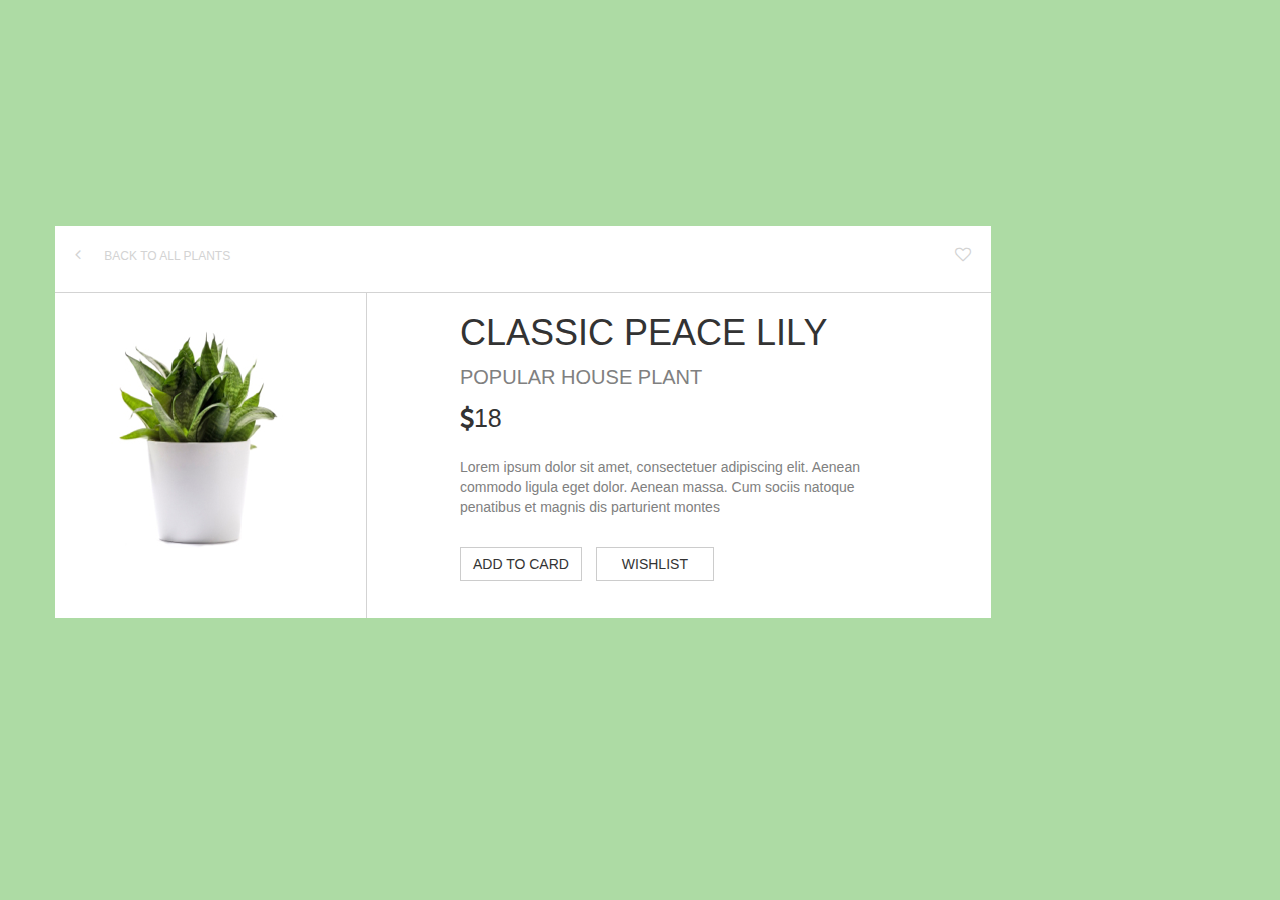
<file: task1/index.html>
<!DOCTYPE html>
<html lang="en">
<head>
    <meta charset="UTF-8">
    <title>Title</title>
    <link rel="stylesheet" href="https://maxcdn.bootstrapcdn.com/bootstrap/3.3.7/css/bootstrap.min.css"
          integrity="sha384-BVYiiSIFeK1dGmJRAkycuHAHRg32OmUcww7on3RYdg4Va+PmSTsz/K68vbdEjh4u" crossorigin="anonymous">
    <link rel="stylesheet" href="https://cdnjs.cloudflare.com/ajax/libs/font-awesome/4.7.0/css/font-awesome.min.css" />
    <link rel="stylesheet" type="text/css" href="style.css">
</head>
<body>
<!--START container-->
<div class="container">
    <div class="row">
        <!--START plant-content-->
            <div class="plant-content">
                <p class="all-plants"> <i class="fa fa-angle-left" aria-hidden="true"></i> back to all plants
                    <i class="fa fa-heart-o" aria-hidden="true"></i>
                </p>
                <!--START central-content-->
                <div class="central-content">
                    <div class="flower-img col-md-4 col-sm-12">
                        <img src="FirstProject-pictures/flower.png" alt="img">
                    </div>
                    <div class="detail-img col-md-offset-1 col-md-6">
                        <h1 class="title">classic peace lily</h1>
                        <p class="second-title">popular house plant</p>
                        <span class="price"><i class="fa fa-usd" aria-hidden="true"></i>18</span>
                        <p class="about-flower">Lorem ipsum dolor sit amet, consectetuer adipiscing elit. Aenean commodo ligula eget dolor.
                            Aenean massa. Cum sociis natoque penatibus et magnis dis parturient montes</p>
                        <button type="button" class="btn btn-default first-btn"> add to card </button>
                        <button type="button" class="btn btn-default second-btn"> wishlist </button>
                    </div>

                </div>
                <!--END central-content-->
            </div>
        <!--END plant-content-->
</div>

</div>
<!--END container-->

</body>
</html>
</file>
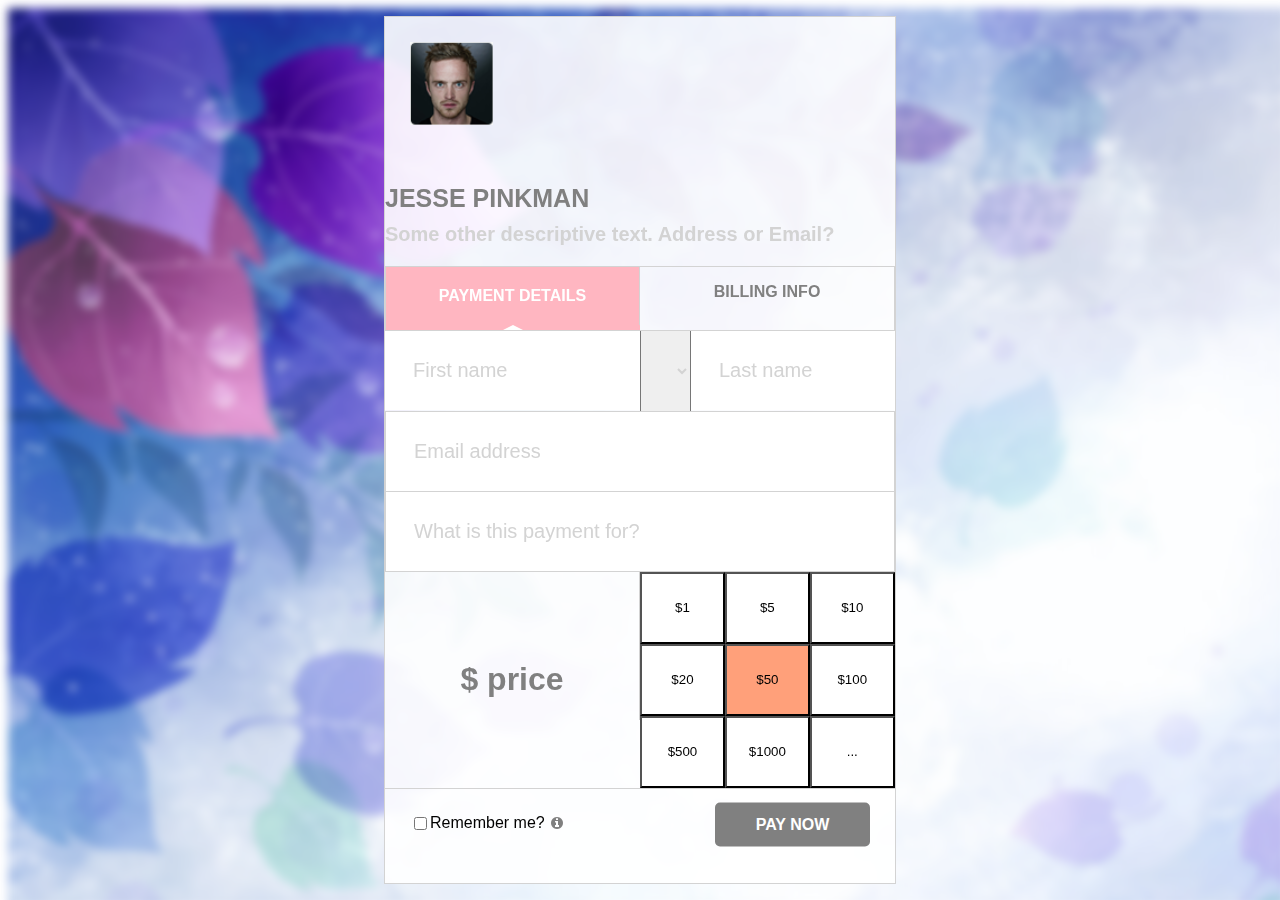
<file: task2/index.html>
<!DOCTYPE html>
<html lang="en">
<head>
    <meta charset="UTF-8">
    <title>Task2</title>
    <link rel="stylesheet" href="https://cdnjs.cloudflare.com/ajax/libs/font-awesome/4.7.0/css/font-awesome.min.css" />
    <script src="https://cdnjs.cloudflare.com/ajax/libs/jquery/3.2.0/jquery.min.js" integrity="sha256-JAW99MJVpJBGcbzEuXk4Az05s/XyDdBomFqNlM3ic+I=" crossorigin="anonymous"></script>
    <script src="index.js"></script>
    <link rel="stylesheet" type="text/css" href="style.css">
</head>
<body>
<div class="container"></div>

<!--START form-content-->
    <div class="form-content ">
        <!--START form-header-->
        <div class="form-header ">
            <div class="img-header ">
                <img src="pictures/img-header.png" alt="img-header">
            </div>
            <div  class="title-header">
                <h3>jesse pinkman</h3>
                <p>Some other descriptive text. Address or Email?</p>
            </div>
        </div>
        <!--END form-header-->

        <!--START form-body-->
        <div class="form-body col-10">
           <div class="first-info col-5">
               <p class="first">payment details</p>
               <div class="arrow-up"></div>
           </div>
          <div class="second-info col-5">
              <p class="second">billing info</p>
          </div>
       </div>

        <!--START user-name-->
        <div class="user-name col-10">
            <div class="first-name col-5">
                <input type="text" placeholder="First name" class="col-10"/>
            </div>
            <div class="last-name col-5">
                <select class="col-2">
                    <option value="M"> M </option>
                    <option value="F"> F </option>
                </select>
                <input type="text" placeholder="Last name" class="col-8"/>
            </div>
        </div>
        <!--END user-name-->

         <!--START user-email-->
        <div class="user-email col-10">
            <input type="text" placeholder="Email address" class="col-10"/>
        </div>
        <!--END user-email-->

        <!--START payment-->
        <div class="payment col-10">
            <input type="text" placeholder="What is this payment for?" class="col-10"/>
        </div>
        <!--END payment-->

        <!--START cash-buttons-->
        <div class="cash-buttons col-10">
            <div class="total-price col-5">
                <h1> $ price </h1>
            </div>
            <div class="price-button col-5">
                <div class="first-column col-10">
                    <button>$1</button>
                    <button>$5</button>
                    <button>$10</button>
                </div>
                <div class="second-column col-10">
                    <button>$20</button>
                    <button class="center">$50</button>
                    <button>$100</button>
                </div>
                <div class="third-column col-10">
                    <button>$500</button>
                    <button>$1000</button>
                    <button>...</button>
                </div>
            </div>
        </div>
        <!--END cash buttons-->

        <!--START form-footer-->
        <div class="form-footer col-10">
            <div class="remember-me col-5">
                <input type="checkbox" name="x" value=y">
                <p>Remember me?<i class="fa fa-info-circle" aria-hidden="true"></i></p>
            </div>
            <div class="pay-now col-5 ">
                <button class="check inactive"> pay now </button>
            </div>


        </div>
        <!--END form-footer-->
    </div>
<!--END form-content-->




</body>
</html>
</file>
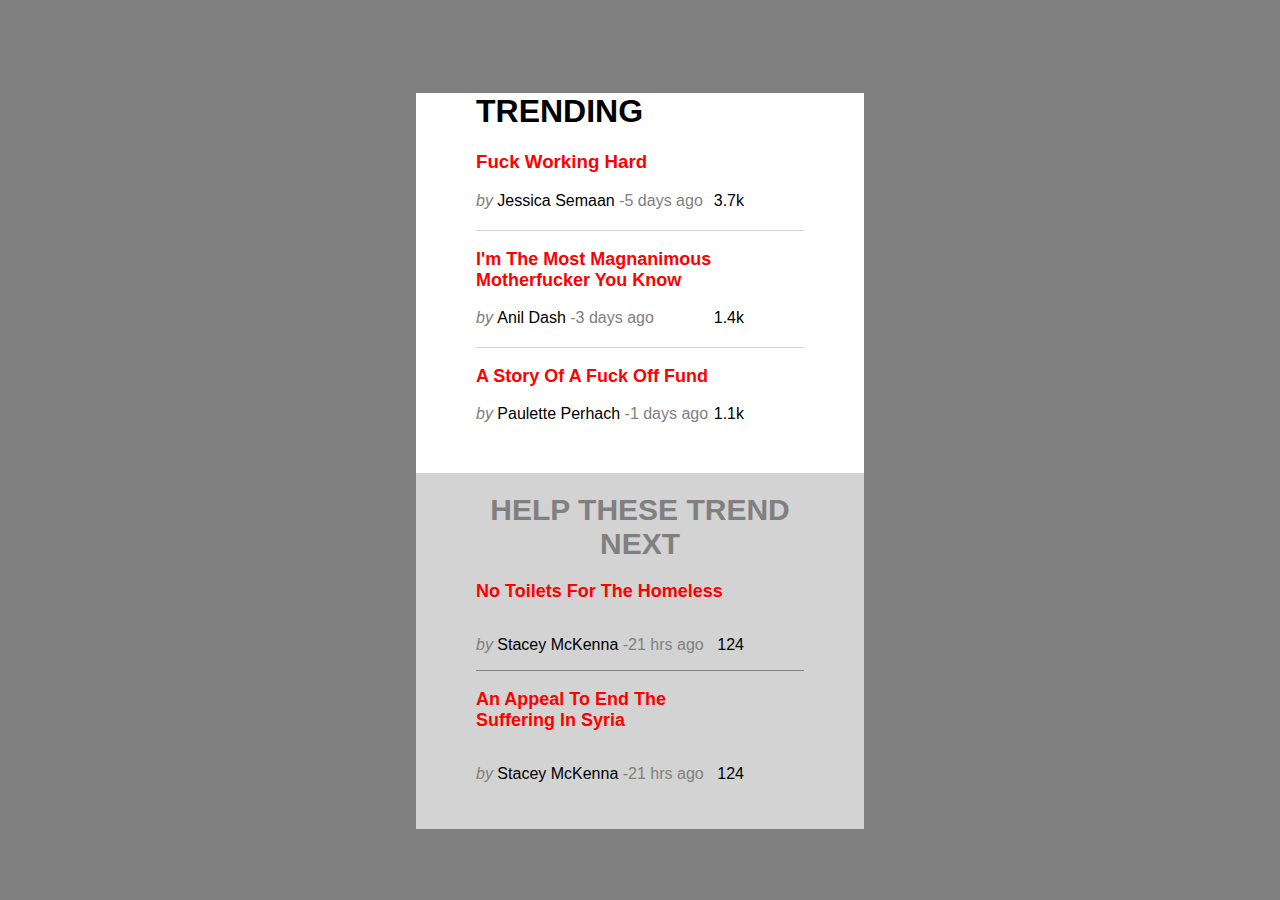
<file: task3/index.html>
<!DOCTYPE html>
<html lang="en">
<head>
    <meta charset="UTF-8">
    <title>Task3</title>
    <link rel="stylesheet" href="https://cdnjs.cloudflare.com/ajax/libs/font-awesome/4.7.0/css/font-awesome.min.css" />
    <link rel="stylesheet" type="text/css" href="style.css">
</head>
<body>
<div class="outer">
    <div class="container">

        <div class="body-content">
            <div class ="first-content col-10">
                <div class="content-one col-10">
                    <h1>trending</h1>
                    <h3>fuck working hard</h3>
                    <p>
                <span class="text-by">
                     by
                 </span>
                        Jessica Semaan
                        <span>-5 days ago</span>
                    </p>
                    <span class="span-right">3.7k</span>
                </div>
                <div class="content-two">
                    <div class="title-two">
                        <p class="first-title">I'm the most magnanimous</p>
                        <p class="second-title"> motherfucker you know</p>
                    </div>

                    <p class="last-text">
                <span class="text-by">
                     by
                 </span>
                        Anil Dash
                        <span>-3 days ago</span>
                    </p>
                    <span class="span-right">1.4k</span>
                </div>
                <div class="content-three">
                    <p class="first-p">a story of a fuck off fund</p>
                    <p class="second-p">
                <span class="text-by">
                     by
                 </span>
                        Paulette Perhach
                        <span>-1 days ago</span>
                    </p>
                    <span class="span-right">1.1k</span>
                </div>


            </div>

            <div class="second-content col-10">
                <div class="info-one">
                    <h1>help these trend next</h1>
                    <p class="first-text">no toilets for the homeless</p>
                    <p class="second-text">
                        <span  class="text-by"> by </span>

                        <span class="capitalize">stacey mcKenna</span>
                        -21 hrs ago
                    </p>
                    <p class="span-right">124</p>
                </div>
                <div class="info-two">
                    <div class="title-two">
                        <p class="first-title">an appeal to end the </p>
                        <p class="second-title">suffering in syria</p>
                    </div>

                    <p class="second-text">
                        <span class="text-by"> by</span>

                        <span class="capitalize">stacey mcKenna</span>
                        -21 hrs ago
                    </p>
                    <p class="span-right">124</p>
                </div>


            </div>

        </div>


    </div>


</div>

</body>
</html>
</file>
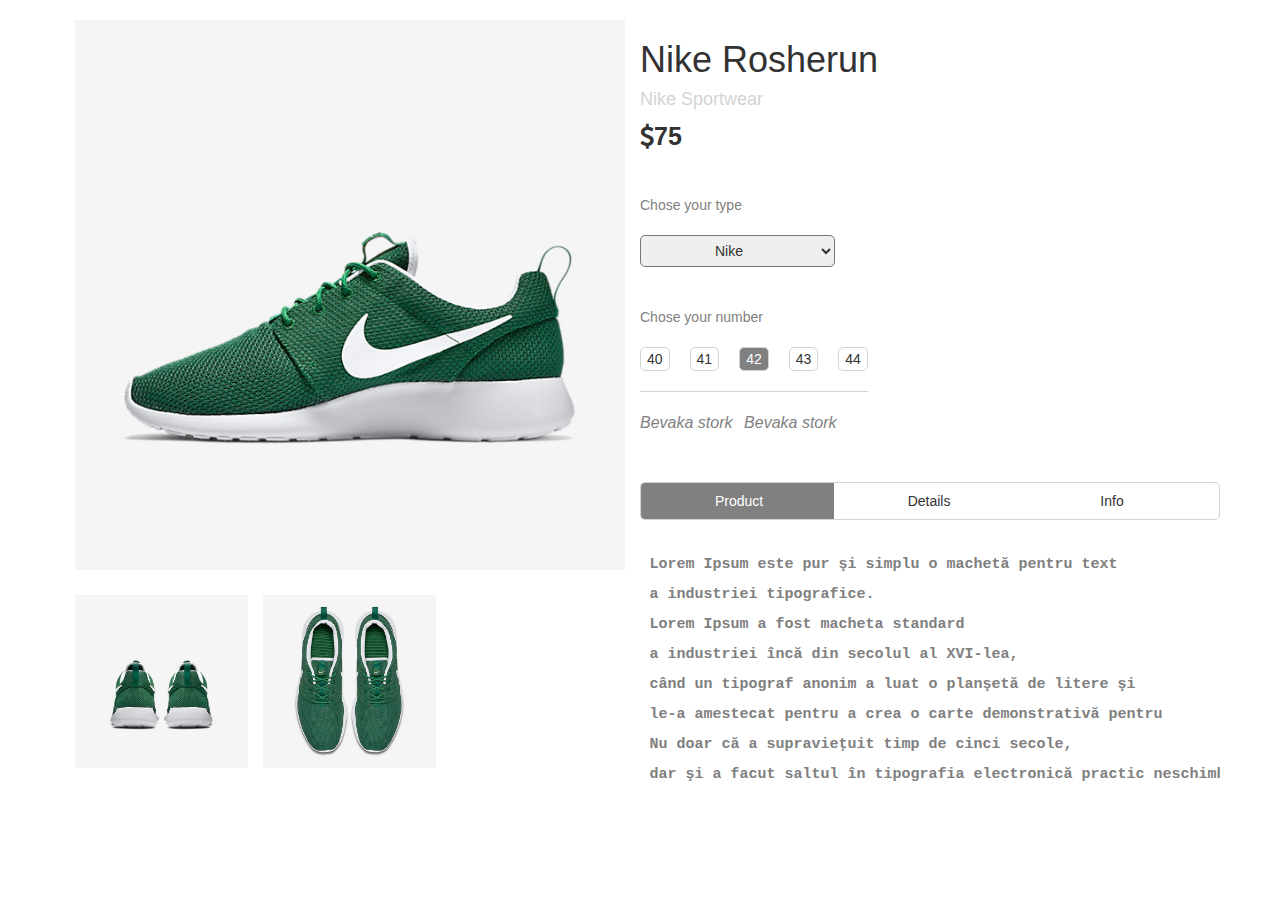
<file: task4/index.html>
<!DOCTYPE html>
<html lang="en">
<head>
    <meta charset="UTF-8">
    <title>task4</title>
    <link rel="stylesheet" href="https://cdnjs.cloudflare.com/ajax/libs/font-awesome/4.7.0/css/font-awesome.min.css" />
    <link rel="stylesheet" href="https://maxcdn.bootstrapcdn.com/bootstrap/3.3.7/css/bootstrap.min.css"
          integrity="sha384-BVYiiSIFeK1dGmJRAkycuHAHRg32OmUcww7on3RYdg4Va+PmSTsz/K68vbdEjh4u" crossorigin="anonymous">
    <link rel="stylesheet" type="text/css" href="style.css">
    <script src="https://cdnjs.cloudflare.com/ajax/libs/jquery/3.2.0/jquery.min.js" integrity="sha256-JAW99MJVpJBGcbzEuXk4Az05s/XyDdBomFqNlM3ic+I=" crossorigin="anonymous"></script>
    <script src="index.js"></script>
    <link rel="stylesheet" type="text/css" href="style.css">
</head>
<body>
<!--START CONTAINER-->
    <div class="container ">
        <!--START ROW-->
        <div class="row">

            <!--START first-content-->
            <div class="first-content col-md-6 ">
                <div class="big-img">
                    <img src="pictures/photo1.jpg" alt="adidas">
                </div>
                <div class="small-img">
                    <ul>
                       <li>
                           <img src="pictures/photo2.jpg" alt="photo2">
                       </li>
                        <li>
                            <img src="pictures/photo3.jpg" alt="photo3">
                        </li>
                    </ul>

                </div>
            </div>
            <!--END first content-->

            <!--START second-content-->
            <div class="second-content col-md-6">
                <div class="row">
                    <h1>Nike Rosherun</h1>
                    <h4>Nike Sportwear</h4>
                    <span><i class="fa fa-usd" aria-hidden="true"></i>75</span>
                </div>
                <div class="row">
                    <div class="drop-down">
                        <p>Chose your type</p>
                        <select>
                            <option value="volvo">Nike</option>
                            <option value="saab">Saab</option>
                        </select>
                    </div>
                </div>
                <div class="row">
                    <div class="shoe-container">
                        <p> Chose your number</p>
                        <ul class="shoes-number">
                            <li>
                                <button>40</button>
                            </li>
                            <li>
                                <button>41</button>
                            </li>
                            <li>
                                <button class="add-background">42</button>
                            </li>
                            <li>
                                <button>43</button>
                            </li>
                            <li>
                                <button>44</button>
                            </li>
                        </ul>
                    </div>

                    <ul class="links">
                        <li>
                            <a href="#">Bevaka stork</a>
                        </li>
                        <li>
                            <a href="#">Bevaka stork</a>
                        </li>
                    </ul>
                </div>
                <div class="row">
                    <ul class="details">
                        <li class="col-md-4">
                            <button class="first-button">Product</button>
                        </li>
                        <li class="col-md-4">
                            <button>Details</button>
                        </li>
                        <li class="col-md-4">
                            <button>Info</button>
                        </li>
                    </ul>
                    <pre class="description">
Lorem Ipsum este pur şi simplu o machetă pentru text
a industriei tipografice.
Lorem Ipsum a fost macheta standard
a industriei încă din secolul al XVI-lea,
când un tipograf anonim a luat o planşetă de litere şi
le-a amestecat pentru a crea o carte demonstrativă pentru
Nu doar că a supravieţuit timp de cinci secole,
dar şi a facut saltul în tipografia electronică practic neschimbată.
                    </pre>
                </div>
            </div>
            <!--END second-content-->
        </div>
        <!--END ROW-->
    </div>
<!--END CONTAINER-->

</body>
</html>
</file>
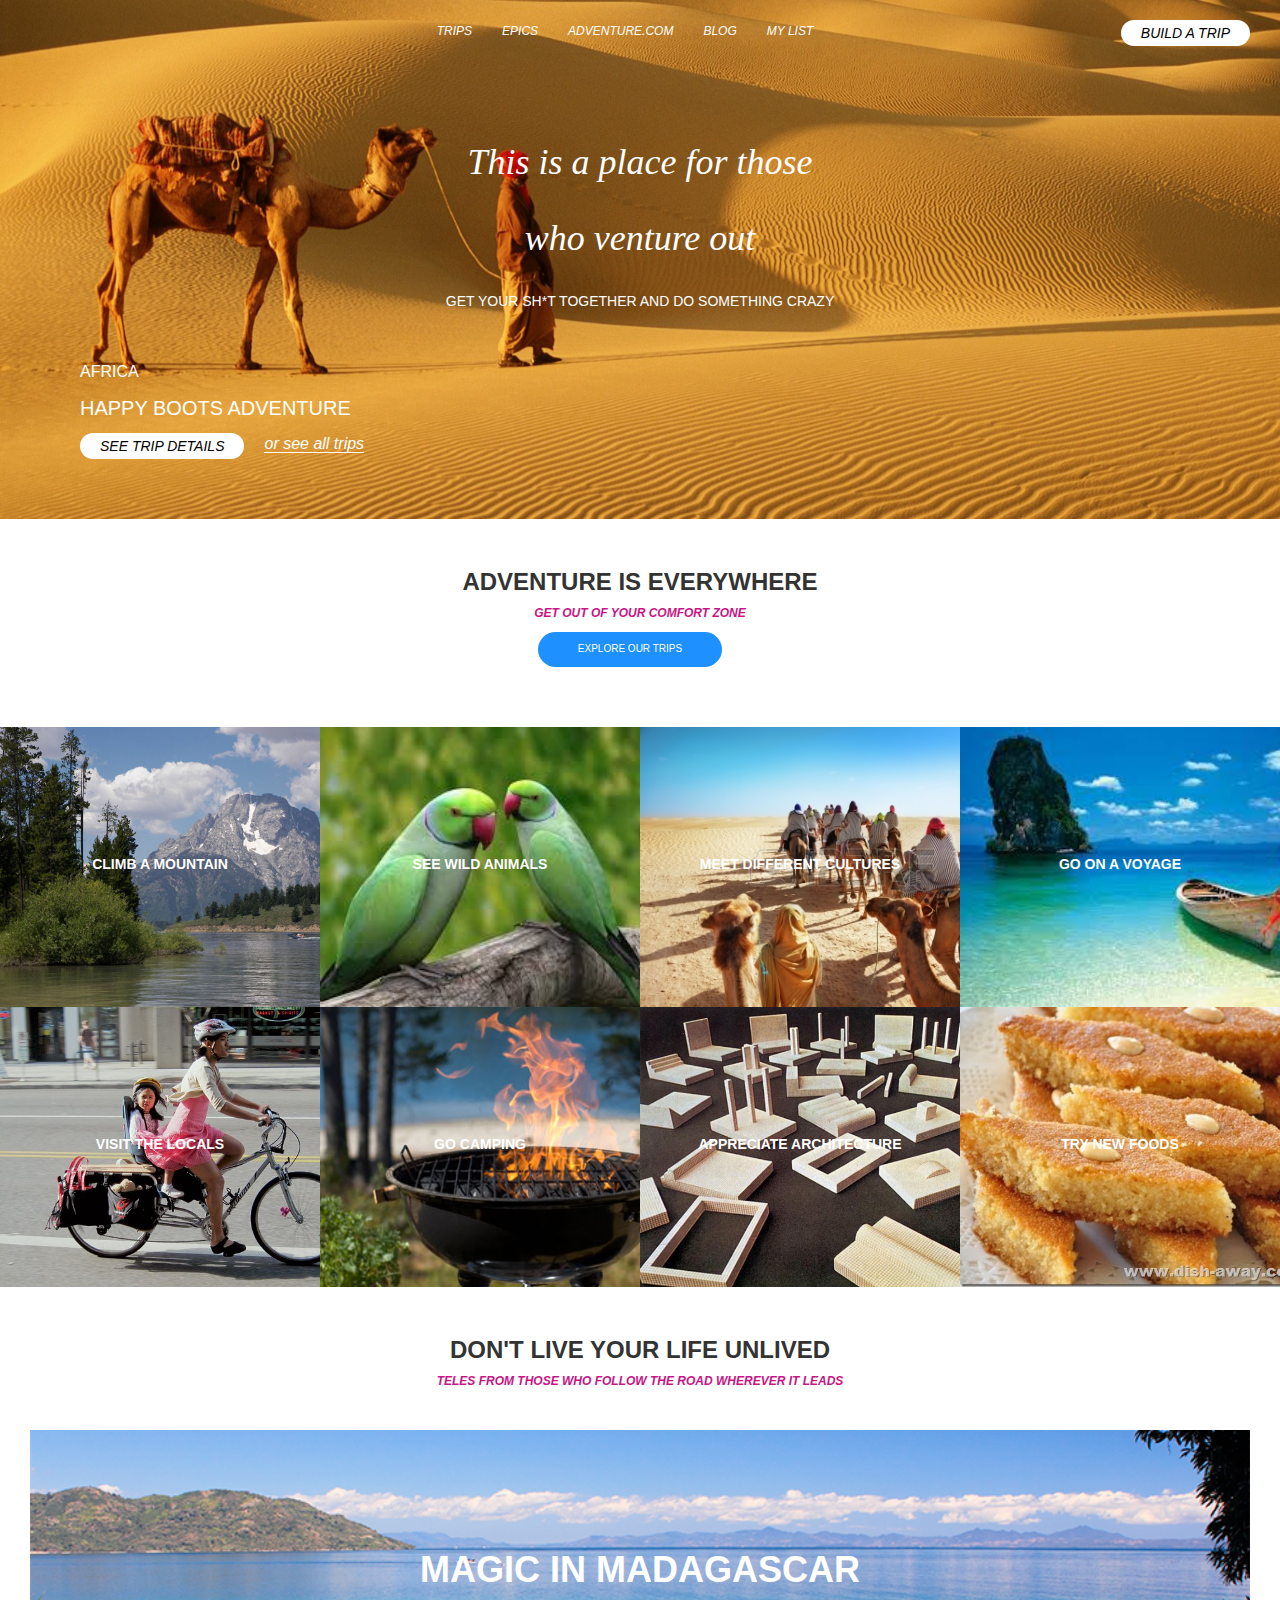
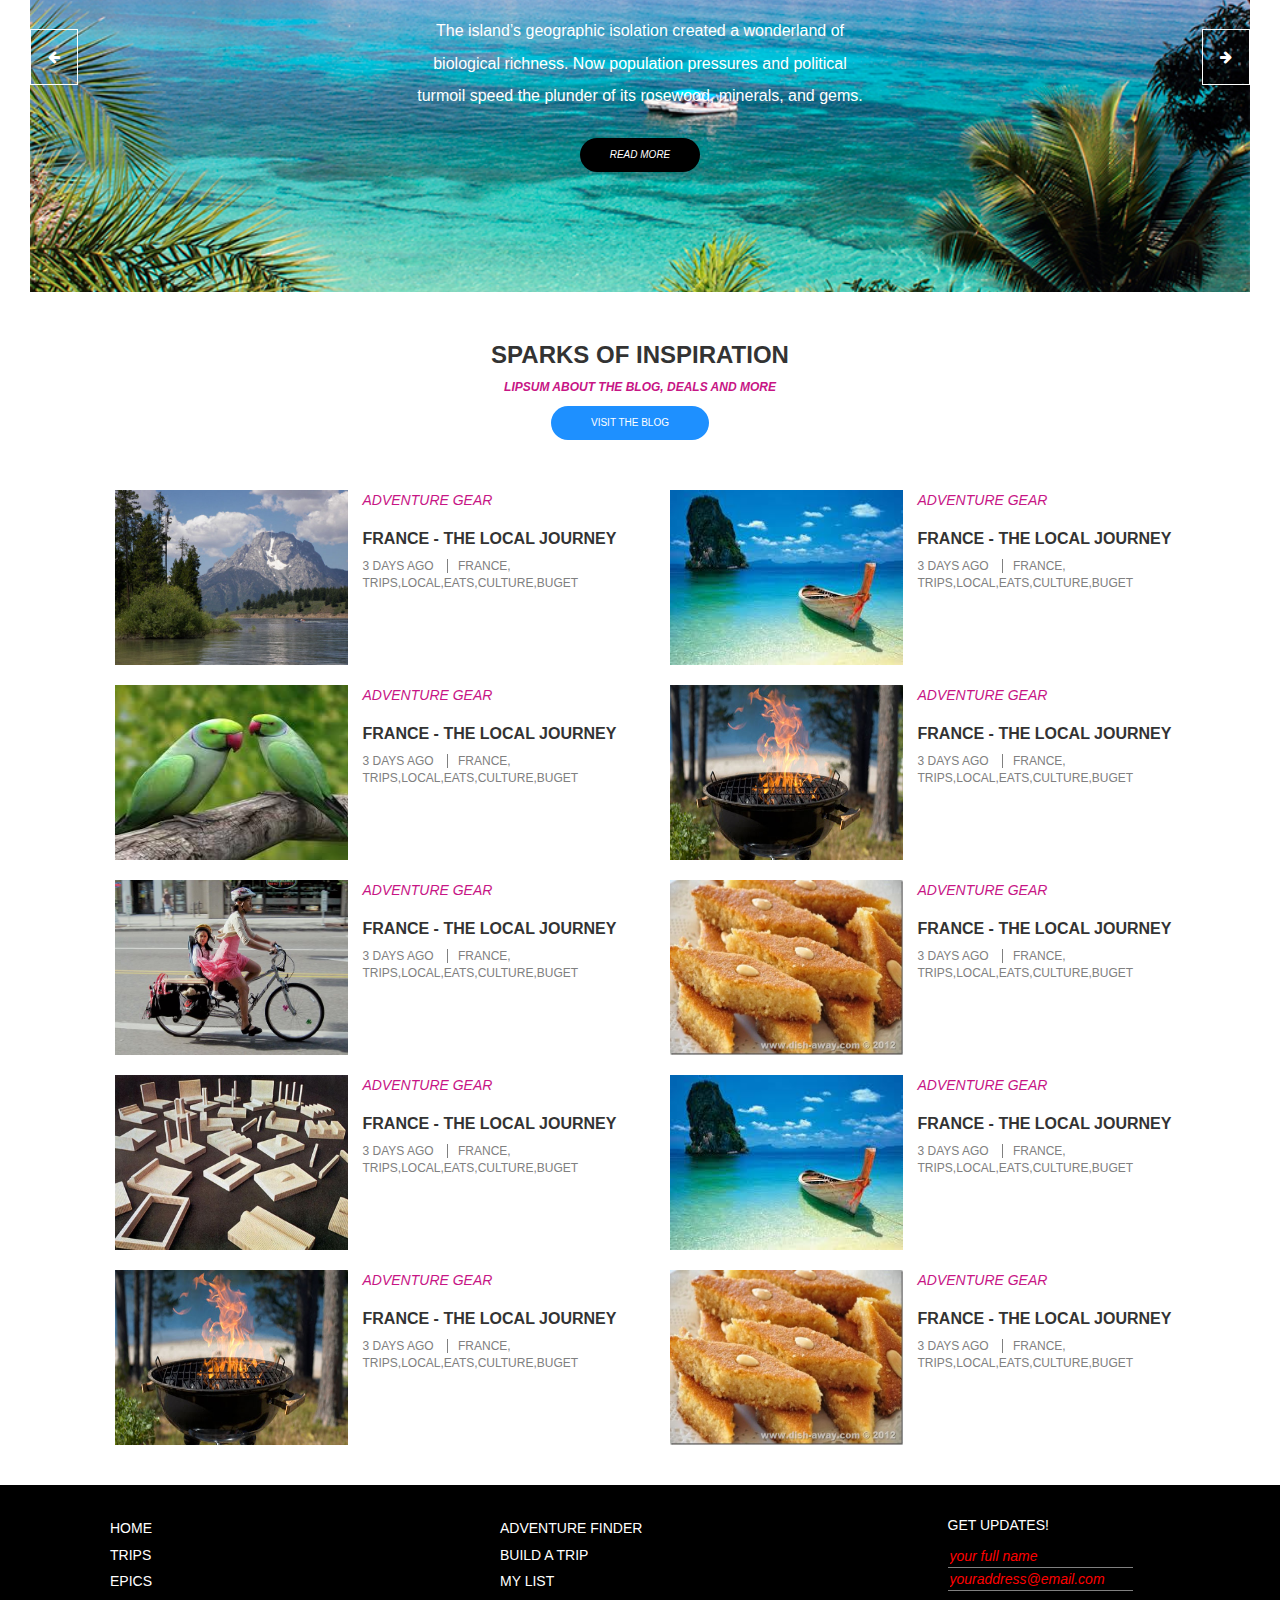
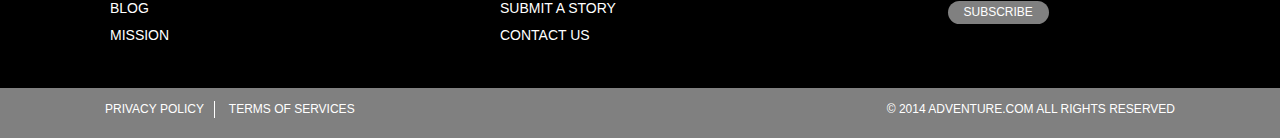
<file: task6/index.html>
<!DOCTYPE html>
<html lang="en">
<head>
    <meta charset="UTF-8">
    <title>Task6</title>
    <link rel="stylesheet" href="https://cdnjs.cloudflare.com/ajax/libs/font-awesome/4.7.0/css/font-awesome.min.css" />
    <link rel="stylesheet" href="https://maxcdn.bootstrapcdn.com/bootstrap/3.3.7/css/bootstrap.min.css"
          integrity="sha384-BVYiiSIFeK1dGmJRAkycuHAHRg32OmUcww7on3RYdg4Va+PmSTsz/K68vbdEjh4u" crossorigin="anonymous">
    <script src="https://cdnjs.cloudflare.com/ajax/libs/jquery/3.2.0/jquery.min.js" integrity="sha256-JAW99MJVpJBGcbzEuXk4Az05s/XyDdBomFqNlM3ic+I=" crossorigin="anonymous"></script>
    <script src="index.js"></script>
    <link rel="stylesheet" type="text/css" href="style.css">
</head>
<body>
<div class="content">
    <!--start header-->
    <div class="header container-fluid ">
        <div class="img-desert row">
            <div class="nav-bar">
                <ul>
                    <li><a href="#">trips</a></li>
                    <li><a href="#">epics</a></li>
                    <li><a href="#">adventure.com</a></li>
                    <li><a href="#">blog</a></li>
                    <li><a href="#">my list</a></li>
                </ul>
            </div>
            <div class="nav-bar-button">
                <button>build a trip</button>
            </div>
            <div class="title-img-desert container">
                    <h1>This is a place for those who venture out </h1>
                    <p>get your sh*t together and do something crazy</p>
            </div>
            <div class="see-trip-details">
                <p>africa</p>
                <p class="boots-adventure">happy boots adventure</p>
                <button>see trip details</button> <span>or see all trips</span>
            </div>
        </div>
    </div>
    <!--end header-->

    <!--start body-content-->
    <div class="body-content container-fluid">

        <div class="first-adventure">
            <div class="title-design">
                <h3>adventure is everywhere</h3>
                <p>get out of your comfort zone</p>
                <button>explore our trips</button>
            </div>
            <div class="images-first-adventure row">
                <div class="first-line col-md-12">
                    <div class="img-mountain col-md-3 col-xs-3">
                        <p>climb a mountain</p>
                    </div>

                    <div class="img-animals col-md-3 col-xs-3">
                        <p>see wild animals</p>
                    </div>

                    <div class="img-cultures col-md-3 col-xs-3">
                        <p>meet different cultures</p>
                    </div>

                    <div class="img-voyage col-md-3 col-xs-3">
                        <p>go on a voyage</p>
                    </div>
                </div>
                <div class="second-line col-md-12">
                    <div class="img-locals col-md-3 col-xs-3">
                        <p>visit the locals</p>
                    </div>

                    <div class="img-camping col-md-3 col-xs-3">
                        <p>go camping</p>
                    </div>

                    <div class="img-architecture col-md-3 col-xs-3">
                        <p>appreciate architecture</p>
                    </div>

                    <div class="img-food col-md-3 col-xs-3">
                        <p>try new foods</p>
                    </div>
                </div>
            </div>
        </div>

        <div class="second-magic">
            <div class="title-design">
                <h3>don't live your life unlived</h3>
                <p>teles from those who follow the road wherever it leads</p>
            </div>
            <div class="magic-in-madagascar container-fluid">
                <div class="title-magic-madagascar">
                    <button class="left-button"><i class="fa fa-arrow-left" aria-hidden="true"></i></button>
                    <button class="right-button"><i class="fa fa-arrow-right" aria-hidden="true"></i></button>
                    <div class="content-magic-madagascar container">
                        <h1>magic in madagascar</h1>
                        <p>The island’s geographic isolation created a wonderland of </p>
                        <p>biological richness. Now population pressures and political </p>
                        <p>turmoil speed the plunder of its rosewood, minerals, and gems.</p>
                        <button>read more</button>
                    </div>

                </div>

            </div>
        </div>

        <div class="third-inspiration container">
            <div class="title-design">
                <h3>sparks of inspiration</h3>
                <p>lipsum about the blog, deals and more</p>
                <button>visit the blog</button>
            </div>
            <div class="img-third-inspiration">

                <div class="first-line-inspiration col-md-12">
                    <div class="design-elements img-france col-md-6 col-sm-6">
                        <img src="pictures/mountain-task6.jpg" alt="france" class="col-md-6 col-sm-6">
                        <p class="first-adventure-gear">adventure gear</p>
                        <h3>france - the local journey</h3>
                        <p class="last-adventure-gear">3 days ago <span class="border"></span> france, trips,local,eats,culture,buget</p>
                    </div>
                    <div class="design-elements img-brazil col-md-6 col-sm-6">
                        <img src="pictures/beach-task6.jpg" alt="brazil" class="col-md-6 col-sm-6">
                        <p class="first-adventure-gear">adventure gear</p>
                        <h3>france - the local journey</h3>
                        <p class="last-adventure-gear">3 days ago <span class="border"></span> france, trips,local,eats,culture,buget</p>
                    </div>
                </div>

                <div class="second-line-inspiration col-md-12">
                    <div class=" design-elements img-south-korea col-md-6 col-sm-6">
                        <img src="pictures/parrot-task6.jpg" alt="south-korea" class="col-md-6 col-sm-6">
                        <p class="first-adventure-gear">adventure gear</p>
                        <h3>france - the local journey</h3>
                        <p class="last-adventure-gear">3 days ago <span class="border"></span> france, trips,local,eats,culture,buget</p>
                    </div>
                    <div class="design-elements img-finland col-md-6 col-sm-6">
                        <img src="pictures/barbecue-task6.jpg" alt="finlanda" class="col-md-6 col-sm-6">
                        <p class="first-adventure-gear">adventure gear</p>
                        <h3>france - the local journey</h3>
                        <p class="last-adventure-gear">3 days ago <span class="border"></span> france, trips,local,eats,culture,buget</p>
                    </div>
                </div>

                <div class="third-line-inspiration col-md-12">
                    <div class="design-elements img-argentina col-md-6 col-sm-6">
                        <img src="pictures/women-child-task6.jpg" alt="argentina" class="col-md-6 col-sm-6">
                        <p class="first-adventure-gear">adventure gear</p>
                        <h3>france - the local journey</h3>
                        <p class="last-adventure-gear">3 days ago <span class="border"></span> france, trips,local,eats,culture,buget</p>
                    </div>
                    <div class="design-elements img-germany col-md-6 col-sm-6" >
                        <img src="pictures/food-task6.jpg" alt="germany" class="col-md-6 col-sm-6">
                        <p class="first-adventure-gear">adventure gear</p>
                        <h3>france - the local journey</h3>
                        <p class="last-adventure-gear">3 days ago <span class="border"></span> france, trips,local,eats,culture,buget</p>
                    </div>
                </div>
                <div class="fourth-line-inspiration col-md-12">
                    <div class="design-elements img-france col-md-6 col-sm-6">
                        <img src="pictures/arhitecture-task6.jpg" alt="france" class="col-md-6 col-sm-6">
                        <p class="first-adventure-gear">adventure gear</p>
                        <h3>france - the local journey</h3>
                        <p class="last-adventure-gear">3 days ago <span class="border"></span> france, trips,local,eats,culture,buget</p>
                    </div>
                    <div class="design-elements img-brazil col-md-6 col-sm-6">
                        <img src="pictures/beach-task6.jpg" alt="brazil" class="col-md-6 col-sm-6">
                        <p class="first-adventure-gear">adventure gear</p>
                        <h3>france - the local journey</h3>
                        <p class="last-adventure-gear">3 days ago <span class="border"></span> france, trips,local,eats,culture,buget</p>
                    </div>
                </div>

                <div class="last-line-inspiration col-md-12">
                    <div class="design-elements img-south-korea col-md-6 col-sm-6">
                        <img src="pictures/barbecue-task6.jpg" alt="south-korea" class="col-md-6 col-sm-6">
                        <p class="first-adventure-gear">adventure gear</p>
                        <h3>france - the local journey</h3>
                        <p class="last-adventure-gear">3 days ago <span class="border"></span> france, trips,local,eats,culture,buget</p>
                    </div>
                    <div class="design-elements img-finland col-md-6 col-sm-6">
                        <img src="pictures/food-task6.jpg" alt="finland" class="col-md-6 col-sm-6">
                        <p class="first-adventure-gear">adventure gear</p>
                        <h3>france - the local journey</h3>
                        <p class="last-adventure-gear">3 days ago <span class="border"></span>france, trips,local,eats,culture,buget</p>
                    </div>
                </div>
            </div>
        </div>

    </div>
    <!--end body-content-->

    <!--start footer-->
    <div class="footer">
        <div class="footer-nav container">

            <div class="navigation col-md-4 col-xs-4">
                <ul>
                    <li>
                        <a href="#">home</a>
                    </li>
                    <li>
                        <a href="#">trips</a>
                    </li>
                    <li>
                        <a href="#">epics</a>
                    </li>
                    <li>
                        <a href="#">blog</a>
                    </li>
                    <li>
                        <a href="#">mission</a>
                    </li>
                </ul>
            </div>

            <div class="contact col-md-5 col-xs-5">
                <ul>
                    <li>
                        <a href="#">adventure finder</a>
                    </li>
                    <li>
                        <a href="#">build a trip</a>
                    </li>
                    <li>
                        <a href="#">my list</a>
                    </li>
                    <li>
                        <a href="#">submit a story</a>
                    </li>
                    <li>
                        <a href="#">contact us</a>
                    </li>
                </ul>
            </div>

            <div class="get-updates col-md-3 col-xs-3">
                <p>get updates!</p>
                <input  type="text" placeholder="your full name"/>
                <input  type="text" placeholder="youraddress@email.com"/>
                <button>subscribe</button>
            </div>

        </div>
        </div>
    </div>
    <div class="terms-of-services">
        <div class="privacy-policy container">
            <div class="first-privacy">
                <p class="first-privacy2">privacy policy</p>
                <p class="second-privacy">terms of services</p>
            </div>
            <div class="last-copyright">
                <p>© 2014 adventure.com all rights reserved</p>
            </div>

        </div>

    </div>
    <!--end footer-->



</div>

</body>
</html>
</file>
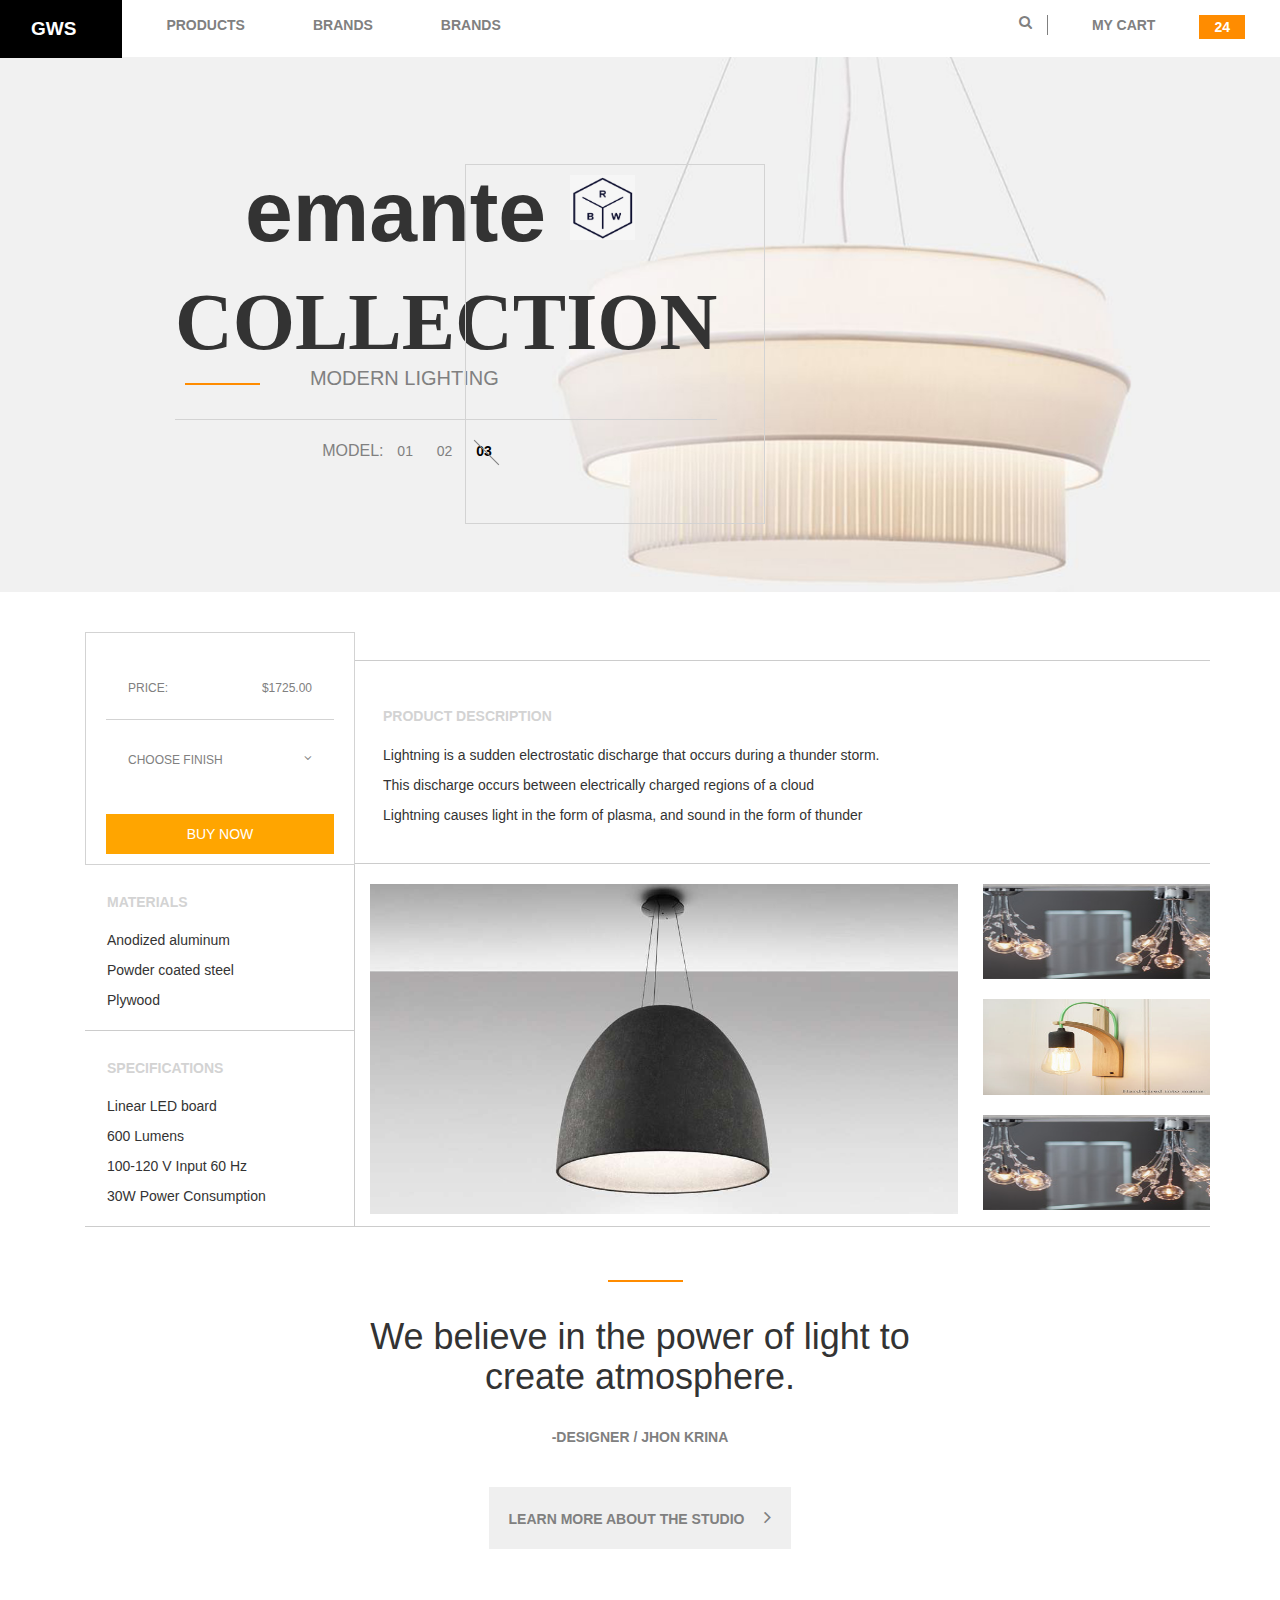
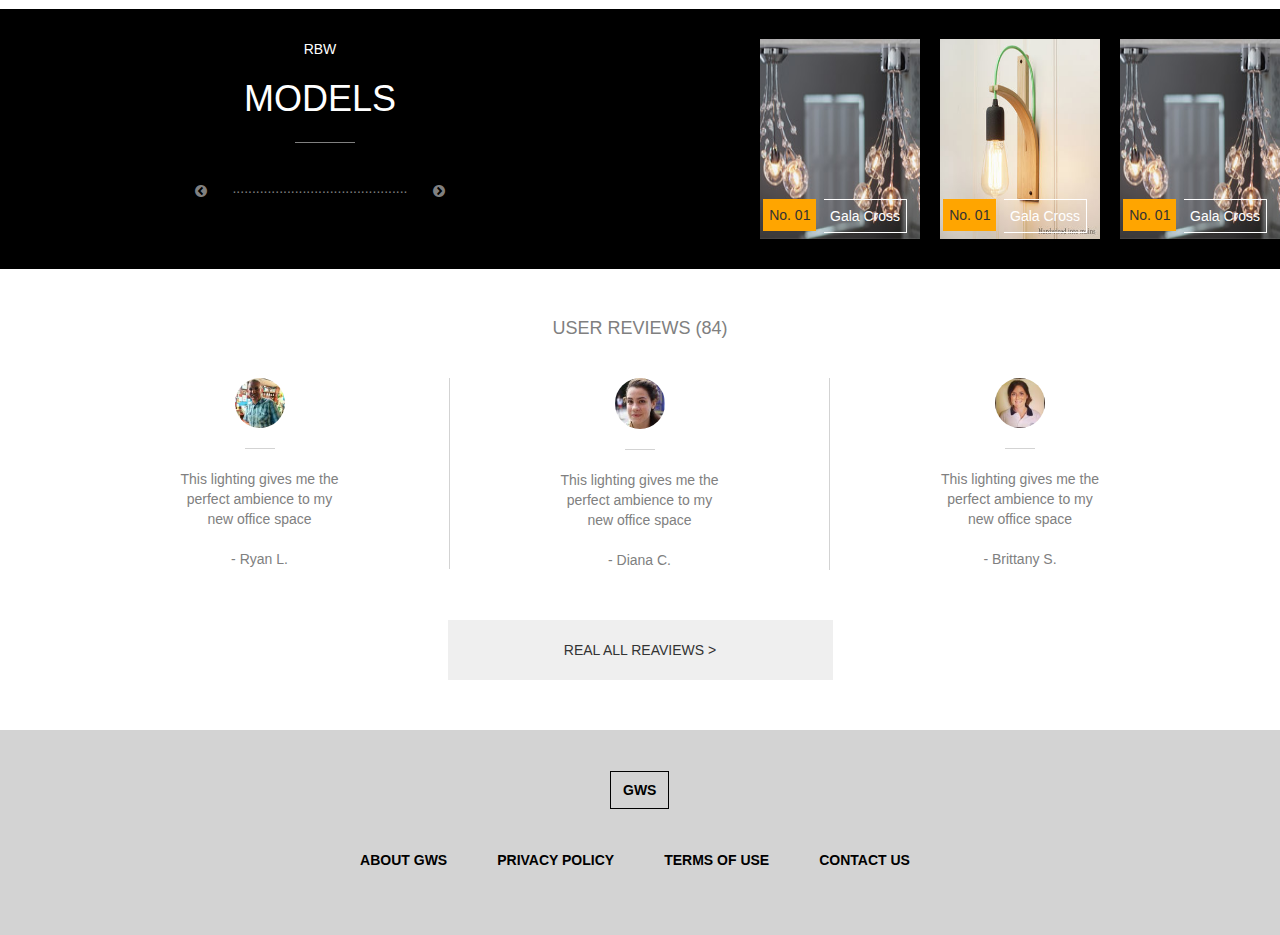
<file: task7/index.html>
<!DOCTYPE html>
<html lang="en">
<head>
    <meta charset="UTF-8">
    <title>task7</title>
    <link rel="stylesheet" href="https://cdnjs.cloudflare.com/ajax/libs/font-awesome/4.7.0/css/font-awesome.min.css" />
    <link rel="stylesheet" href="https://maxcdn.bootstrapcdn.com/bootstrap/3.3.7/css/bootstrap.min.css"
          integrity="sha384-BVYiiSIFeK1dGmJRAkycuHAHRg32OmUcww7on3RYdg4Va+PmSTsz/K68vbdEjh4u" crossorigin="anonymous">
    <script src="https://cdnjs.cloudflare.com/ajax/libs/jquery/3.2.0/jquery.min.js" integrity="sha256-JAW99MJVpJBGcbzEuXk4Az05s/XyDdBomFqNlM3ic+I=" crossorigin="anonymous"></script>
    <script src="index.js"></script>
    <link rel="stylesheet" type="text/css" href="style.css">
</head>
<body>
<!--start content-->
<div class="content">

    <!--start header-->
    <div class="top-header row">
        <div class="top-header-left">
            <ul>
                <li><a href="#" class="logo">gws</a></li>
                <li><a href="http://facebook.com" class="btn-active">products</a></li>
                <li><a href="http://google.com" class="btn-active">brands</a></li>
                <li><a href="http://twitter.com" class="btn-active">brands</a></li>
            </ul>
        </div>
        <div class="top-header-right">
            <ul>
                <li class="search-icon"><a href=""><i class="fa fa-search" aria-hidden="true"></i></a></li>
                <li><a href="#">my cart</a></li>
                <li class="cart-number"><a href="#">24</a></li>
            </ul>
        </div>
    </div>
    <div class="header row">
        <div class="emante-collection container">
            <div class="title-top">
                <span>emante</span>
                <img src="pictures/rbw-logo.png" alt="logo">
                <h1 class="title-collection">collection</h1>
                <span class="border-right"></span>
                <p class="modern-lighting">modern lighting</p>
            </div>
            <div class="title-bottom">
                <p>
                    <span class="model">model:</span>
                    <span class="first-model">01</span>
                    <span class="second-model">02</span>
                    <span class="third-model">03 <span class="diagonal-line"></span></span>
                </p>
            </div>
            <div class="frame">
            </div>
        </div>
    </div>
    <!--end header-->

    <!--start body-content-->
    <div class="body-content container-fluid">
        <div class="product container">

            <div class="product-description col-md-12">
                <div class="about-price col-md-3">
                    <div class="price">
                        <p class="border-bottom">price: <span class="total-price">$1725.00</span></p>
                        <p>choose finish <i class="fa fa-angle-down" aria-hidden="true"></i></p>
                        <button>buy now</button>
                    </div>
                    <div class="materials">
                        <h3>materials</h3>
                        <p>Anodized aluminum</p>
                        <p>Powder coated steel</p>
                        <p>Plywood</p>
                    </div>
                    <div class="specifications">
                        <h3>specifications</h3>
                        <p>Linear LED board</p>
                        <p>600 Lumens</p>
                        <p>100-120 V Input 60 Hz</p>
                        <p>30W Power Consumption</p>
                    </div>

                </div>
                <div class="details-product col-md-9">
                    <div class="description">
                        <h3>product description</h3>
                        <p>Lightning is a sudden electrostatic discharge that occurs during a thunder storm.</p>
                        <p>This discharge occurs between electrically charged regions of a cloud</p>
                        <p> Lightning causes light in the form of plasma, and sound in the form of thunder</p>
                    </div>
                </div>
                <div class="product-images col-md-9 col-xs-12">
                    <div class="big-image">
                        <img src="pictures/lampadario-a-campana.jpg" alt="lampadario">
                    </div>
                    <div class="small-img">
                        <img src="pictures/lighting4.jpg" alt="led">
                        <img src="pictures/lighting3.jpg" alt="led2">
                        <img src="pictures/lighting4.jpg" alt="led3" class="align-last-img">
                    </div>


                </div>

            </div>

            <div class="moto-product">
                <span class="border-center"></span>
                <h1>We believe in the power of light to create atmosphere.</h1>
                <p>-designer / jhon krina</p>
                <button>learn more about the studio<i class="fa fa-angle-right" aria-hidden="true"></i></button>
            </div>
        </div>

        <div class="models row">
            <div class="rbw-models col-md-6">
                <p>rbw</p>
                <h1>models</h1>
                <span class="border"></span>
                <p class="rbw-models-p">
                    <i class="fa fa-chevron-circle-left" aria-hidden="true"></i>
                    <span>.............................................</span>
                    <i class="fa fa-chevron-circle-right" aria-hidden="true"></i>
                </p>
            </div>
            <div class="lighting-img col-md-6">
                <div class="gala-cross ">
                    <img src="pictures/lighting4.jpg" alt="photo">
                    <span class="counter-img">No. 01</span>
                    <span class="counter-text">Gala Cross</span>
                </div>

                <div class="gala-cross gala-cross-right">
                    <img src="pictures/lighting3.jpg" alt="photo">
                    <span class="counter-img">No. 01</span>
                    <span class="counter-text">Gala Cross</span>
                </div>

                <div class="gala-cross gala-cross-right">
                    <img src="pictures/lighting4.jpg" alt="photo">
                    <span class="counter-img">No. 01</span>
                    <span class="counter-text">Gala Cross</span>

                </div>

            </div>
        </div>

        <div class="user-reviews container">
            <h4>user reviews (84)</h4>

            <div class="first-user col-md-4">
                <img src="pictures/user-img1.jpg" alt="man">
                <span class="border-under-img"></span>
                <p>This lighting gives me the perfect ambience to my new office space</p>
                <span class="name-user"> - Ryan L.</span>
            </div>

            <div class="second-user col-md-4">
                <img src="pictures/user-img2.jpg" alt="lady">
                <span class="border-under-img"></span>
                <p>This lighting gives me the perfect ambience to my new office space</p>
                <span class="name-user"> - Diana C.</span>
            </div>

            <div class="third-user col-md-4">
                <img src="pictures/user-img3.jpg" alt="lady">
                <span class="border-under-img"></span>
                <p>This lighting gives me the perfect ambience to my new office space</p>
                <span class="name-user"> - Brittany S.</span>
            </div>

        </div>
        <div class="container">
            <div class="all-reviews">
            <button>real all reaviews ></button>
        </div>
        </div>
    </div>
    <!--end body-content-->

    <!--start footer-->
    <div class="footer">
        <div class="container">
            <div class="img-footer">
                <span>gws</span>
            </div>
            <div class="contacts">
                <ul>
                    <li><a href="#">about gws</a></li>
                    <li><a href="#">privacy policy</a></li>
                    <li><a href="#">terms of use</a></li>
                    <li><a href="#">contact us</a></li>
                </ul>
            </div>


        </div>
    </div>
    <!--end footer-->

</div>
<!--end content-->

</body>
</html>
</file>
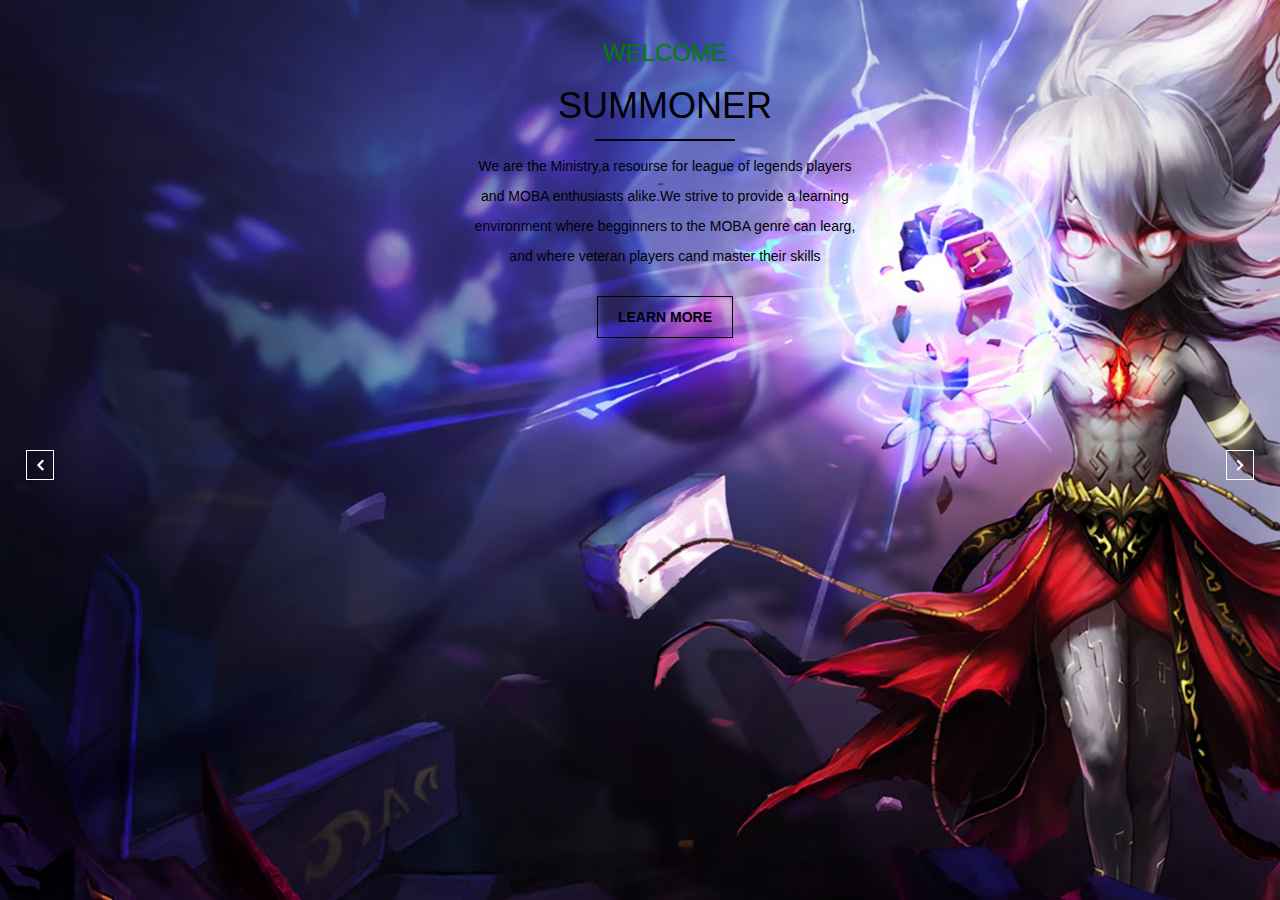
<file: task8/index.html>
<!DOCTYPE html>
<html lang="en">
<head>
    <meta charset="UTF-8">
    <title>task8</title>
    <script src="https://cdnjs.cloudflare.com/ajax/libs/jquery/3.2.1/jquery.min.js"></script>
    <link rel="stylesheet" href="https://maxcdn.bootstrapcdn.com/bootstrap/3.3.7/css/bootstrap.min.css"
          integrity="sha384-BVYiiSIFeK1dGmJRAkycuHAHRg32OmUcww7on3RYdg4Va+PmSTsz/K68vbdEjh4u" crossorigin="anonymous">
    <script src="index.js"></script>
    <link rel="stylesheet" href="https://cdnjs.cloudflare.com/ajax/libs/font-awesome/4.7.0/css/font-awesome.min.css" />
    <link rel="stylesheet" type="text/css" href="style.css">

</head>
<body>
<div class="item row">
    <i class="fa fa-angle-left" aria-hidden="true"></i>

    <i class="fa fa-angle-right" aria-hidden="true"></i>

    <div class="all-items">


    <ul>
            <li>
                <div class="first-item-carousel">
                    <h3>welcome</h3>
                    <h1>summoner</h1>
                    <span></span>
                    <p>We are the Ministry,a resourse for league of legends players</p>
                    <p>and MOBA enthusiasts alike.We strive to provide a learning</p>
                    <p>environment where begginners to the MOBA genre can learg,</p>
                    <p>and where veteran players cand master their skills</p>
                    <button>LEARN MORE</button>
                </div>
            </li>
            <li>
                <div class="second-item-carousel">
                    <h3>welcome</h3>
                    <h1>summoner</h1>
                    <span></span>
                    <p>We are the Ministry,a resourse for league of legends players</p>
                    <p>and MOBA enthusiasts alike.We strive to provide a learning</p>
                    <p>environment where begginners to the MOBA genre can learg,</p>
                    <p>and where veteran players cand master their skills</p>
                    <button>LEARN MORE</button>
                </div>
            </li>
            <li>
                <div class="third-item-carousel">
                    <h3>welcome</h3>
                    <h1>summoner</h1>
                    <span></span>
                    <p>We are the Ministry,a resourse for league of legends players</p>
                    <p>and MOBA enthusiasts alike.We strive to provide a learning</p>
                    <p>environment where begginners to the MOBA genre can learg,</p>
                    <p>and where veteran players cand master their skills</p>
                    <button>LEARN MORE</button>
                </div>
            </li>
        </ul>
    </div>




</div>


</body>
</html>
</file>
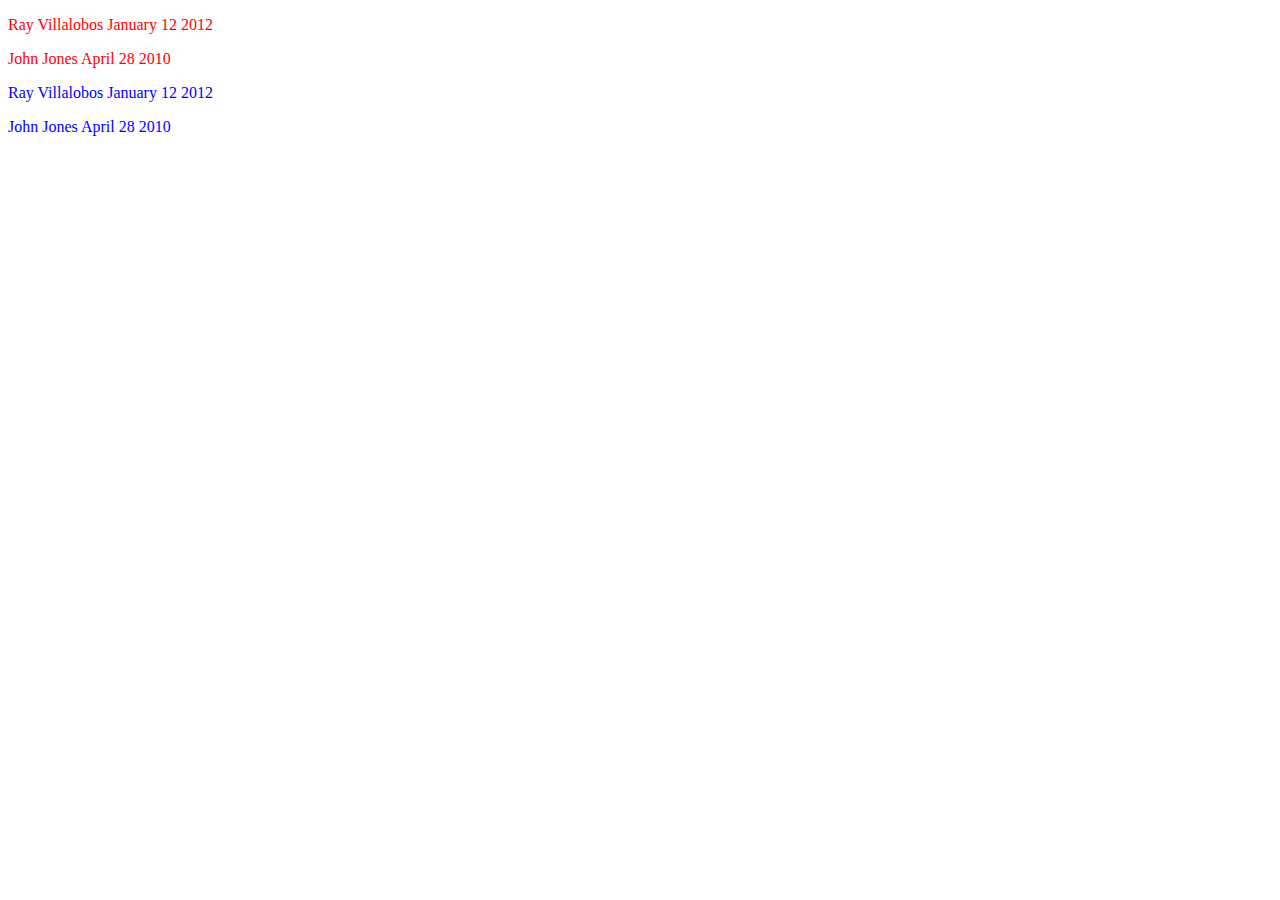
<file: js_tasks/index2.html>
<!DOCTYPE html>
<html lang="en">
<head>
    <meta charset="UTF-8">
    <title>index2</title>
    <script src="https://cdnjs.cloudflare.com/ajax/libs/jquery/3.2.1/jquery.min.js"></script>
    <script src="json.js"></script>
    <script src="index2.js"></script>

</head>

<body>
    <!-- Get users from JSON and display them -->
    <div id="placeholder"></div>
    <div id="second-div"></div>


</body>
</html>
</file>
<file: task1/style.css>
* {
    box-sizing: border-box;
}
body {
    background-color: #addba4;
}
.row {
    position: relative;
}
/*START plant-content*/
.plant-content {
    background-color: #fff;
    width: 80%;
    margin: 0 auto;
    margin-top: 30px;
    position: absolute;
    top: 50%;
    transform: translateY(50%);
}
 .all-plants {
    text-transform: uppercase;
    font-size: 12px;
     color: lightgray;
 }

.all-plants i {
    font-size: 16px;
    padding: 20px;
}

.fa-heart-o {
     float: right;
}
/*END plant-content*/

/*START central-content*/
.central-content {
    border-top: 1px solid lightgrey;
    overflow: hidden;
}

.flower-img {
    border-right: 1px solid lightgrey;
}

.detail-img {
    float:left;
}

.title {
    text-transform: uppercase;
}

.second-title{
    text-transform: uppercase;
    color: gray;
    font-size: 20px;
}

.price {
 font-size: 25px;
}

.about-flower {
    color: gray;
    margin-top: 20px;
}

.detail-img button{
    background-color: #fff;
}

.second-btn {
    padding: 6px 25px;
}

.btn-default {
    border-radius: 0;
    text-transform: uppercase;
    margin-top: 20px;
    background-color: #fff;
}

.btn-default:focus {
    outline: none !important;
    background-color: #fff!important;
    border: 1px solid #ccc!important;
}

.btn-default:hover {
     background-color: #fff!important;
}

.first-btn {
    margin-right: 10px;
}

@media screen and (max-width: 768px) {
    .flower-img {
        border-left: none;
    }
    img {
        margin: 0 auto;
        width: 200px;
        height: 243px;
        display: block;

    }
    .plant-content{
        position: absolute;
        top: 0%;
        transform: translateY(0%);
        padding-bottom: 30px;
    }
    .container {
        height: 600px;
    }
}
/*END central-content*/
</file>
<file: task2/style.css>
body {
    overflow: hidden;
}

* {
    box-sizing: border-box;
    font-family: sans-serif;
    border-collapse: collapse;
}

*:focus {
    outline: none;
}

/*START define col class*/
.col-5 {
    width: 50%;
    float: left;
}

.col-10 {
    width: 100%;
    float: left;
}

.col-2 {
    width: 20%;
    float: left;
}

.col-8 {
    width: 80%;
    float: left;
}

/*END define col class*/

::-webkit-input-placeholder { /* Chrome/Opera/Safari */
    font-size: 20px;
    color: lightgrey;
}

/*START container*/
.container {
    width: 100%;
    height: 100%;
    position: fixed;
    background-image: url(pictures/background-img.png);
    background-size: cover;
    filter: blur(5px);
}
/*END container*/

    /*START form-content*/
    .form-content {
        width: 40%;
        margin: 0 auto;
        border: 1px solid lightgray;
        position: absolute;
        transform: translate(-50%,-50%);
        top: 50%;
        left: 50%;
        z-index: 2;
        background: rgba(255, 255, 255, 0.9);
    }

        /*START form-header*/
        .img-header {
        float: left;
        }
            .img-header img {
            padding: 25px;
            }
        .title-header {
         float: left;
        }
            .title-header h3 {
                margin: 30px 0 3px;
                font-size: 25px;
                text-transform: uppercase;
                color: grey;
            }
            .title-header p {
                margin-top: 10px;
                font-size: 20px;
                font-weight: bold;
                color: lightgray;
            }
        /*END form-header*/

        /*START form-body*/
        .form-body {
            float: left;
            border: 1px solid lightgrey;
        }
            .first-info {
                background-color: lightpink;
            }
                .first {
                    margin: 0;
                    padding: 20px;
                    font-weight: bold;
                    border-right: 1px solid lightgray;
                    text-transform: uppercase;
                    text-align: center;
                    color: #fff;
                }
                .arrow-up {
                    margin: 0 auto;
                    width: 0;
                    height: 0;
                    border-left: 10px solid transparent;
                    border-right: 10px solid transparent;
                    border-bottom: 5px solid #fff;
                }
            .second-info .second {
                font-weight: bold;
                text-transform: uppercase;
                text-align: center;
                color: grey;
            }
         /*END form-body*/

         /*START user-name*/
             .first-name {
                float: left;
            }
                 .first-name input {
                     padding: 28px;
                     font-size: 20px;
                     border: 0;
                 }
             .last-name select {
                 padding: 28px 17px;
                 font-size: 20px;
                 border-top: none;
                 border-bottom: none;
                 color: lightgrey;
             }
             .last-name input {
                 padding: 28px;
                 font-size: 20px;
                 border: 0;
             }
        /*END user-name*/

        /*START user-email*/
            .user-email {
                border: 1px solid lightgrey;
                border-bottom: none;
            }
                .user-email input {
                    padding: 28px;
                    font-size: 20px;
                    border: none;
                }
        /*END user-email*/

        /*START payment*/
            .payment {
                border: 1px solid lightgrey;
            }
                .payment input  {
                    padding: 28px;
                    font-size: 20px;
                    border: none;
                }
        /*END payment*/

         /*START cash-buttons*/
            .cash-buttons {
                float: left;
                border-bottom: 1px solid lightgray;
                color: lightgrey;
            }
                .total-price {
                    padding-top: 68px;
                    border-right: 1px solid lightgrey
                }
                    .total-price h1 {
                        text-align: center;
                        color: grey;
                    }
            .price-button {
                height: 216px;
            }
                .first-column {
                     height: 33.3%;
                 }

                .second-column {
                    height: 33.3%;
                }
                .third-column {
                    height: 33.3%;
                }

                .price-button  button {
                    height: 100%;
                    background-color: white;
                    width: 33.3%;
                    float: left;
                }

               button:focus {
                   outline: none;
               }

               .second-column .center {
                   background-color: lightsalmon;
                }
         /*END cash-buttons*/

        /*START form-footer*/
            .form-footer {
                 padding: 25px;
            }
                .form-footer input {
                    float: left;
                }
                .form-footer p {
                    display: inline;
                }
                    .form-footer p i {
                        margin-left: 6px;
                        font-size: 14px;
                        color: grey;
                    }
                     .pay-now button {
                     float: right;
                     width: 155px;
                     height: 44px;
                     position: relative;
                     top: 50%;
                     transform: translateY(-26%);
                     border-radius: 5px;
                     border: none;
                     background-color: green;
                     color: #fff;
                     font-size: 16px;
                     font-weight: bold;
                     text-transform: uppercase;
                  }
                    .pay-now button:focus {
                    outline: none;
                 }
                        .inactive{
                            background-color: grey!important;
                            cursor: not-allowed;
                        }
            /*END form-footer*/

    /*END form-content*/
</file>
<file: task3/style.css>
body {
    background-color: grey;
    margin: 0;
    padding: 0;

}

* {
    box-sizing: border-box;
    font-family: sans-serif;
    border-collapse: collapse;
}

/*START define col class*/
.col-10  {
    width: 100%;
}


/*END define col class*/

    /*START conatiner*/
    .container {
        display: table-cell;
        vertical-align: middle;
    }
    .outer {
        display: table;
        position: absolute;
        height: 100%;
        width: 100%;
    }

        /*START first-content*/
    .body-content {
        background-color: #fff;
        margin:0 auto;
        width: 35%;
    }
        .first-content {
            padding:0 60px 30px;
        }
            /*start content-one*/
            .content-one{
                border-bottom: 1px solid lightgrey;
                padding-bottom: 20px;
            }
            .content-one h1 {
                text-transform: uppercase;
            }
            .content-one h3 {
                text-transform: capitalize;
                color: red;
            }
            .content-one p {
                display: inline;
            }
            .contend-one  .text-by  {
                color: grey;
            }
            .content-one span {
                color: grey;
            }
                .span-right {
                    float: right;
                    padding-right: 60px;
                    color: #000!important;
                }
            /*end content-one*/

            /*start content-two*/
            .content-two{
                border-bottom: 1px solid lightgrey;
                padding-bottom: 20px;
            }

            .title-two {
                font-weight: bold;
                color: red;
                text-transform: capitalize;
            }

           .first-title {
                margin-bottom: 0;
                font-size: 18px;
            }

           .second-title {
                margin-top: 0;
                font-size: 18px;
            }

            .last-text {
                display: inline;
            }

            .content-two span {
                color: grey;
            }

            .span-right {
                float: right;
                padding-right: 60px;
                color: #000!important;
            }
            /*end content-two*/

            /*start content-three*/

            /*end content-three*/
            .content-three{
                padding-bottom: 20px;
            }

            .content-three .first-p {
                text-transform: capitalize;
                color: red;
                font-weight: bold;
                font-size: 18px;
            }

            .content-three .second-p {
                display: inline;

            }

            .contend-three  .text-by {
                color: grey;
            }

            .content-three span {
                color: grey;
            }

            .span-right {
                float: right;
                padding-right: 60px;
                color: #000!important;
            }

            /*END first-content*/

            /*START second-content*/
         .second-content {
             padding: 0 60px 30px;
             background-color: lightgray;
        }

                .info-one {
                    border-bottom: 1px solid grey;
                    display: inline-block;
                    width: 100%;
                }
                    .info-one h1 {
                        text-transform: uppercase;
                        color: grey;
                        font-weight: bold;
                        font-size: 30px;
                        text-align: center;
                    }

                    .info-one .first-text {
                        color: red;
                        font-weight: bold;
                        font-size: 18px;
                        text-transform: capitalize;
                    }

                    .info-one .text-by {
                        color: grey;
                    }

                    .span-right {
                       float: right;
                    }

                    .second-text {
                        display: inline-block;
                        color: grey;
                    }

                    .second-text span{
                        color: #000;

                    }
                    .text-by {
                        font-style: italic!important;
                        color: grey!important;
                    }

                    .capitalize {
                        text-transform: capitalize;
                    }


/*END secondd-content*/
    /*END container*/
</file>
<file: task4/style.css>
ul {
   padding: 0;
    margin: 0;
    list-style-type: none;
}
/*START CONTAINER*/
.container {
    padding: 20px;
}

    /*START ROW*/
    .row {
        margin-bottom: 30px;
    }
    .row h4 {
        color: lightgrey;
    }

    .row span  {
        font-size: 25px;
        font-weight: bold;
    }
    /*END ROW*/

        /*START FIRST-CONTENT*/
        .big-img img {
            width: 100%;
        }

        .small-img {
            margin-top: 25px;
        }

             .small-img  li {
                 width: 31.5%;
                 display: inline-block;
            }

                 .small-img img {
                     width: 100%;
                 }

            li:not(:last-child) {
                margin-right: 2%;
            }
        /*END FIRST CONTENT*/

        /*START SECOND-CONTENT*/
        .drop-down {
            margin: 10px 0;
        }
            .drop-down p {
                color: grey;
                padding-bottom: 10px;
            }

            .drop-down select {
                padding: 6px 70px;
                border-radius: 5px;
            }

            .drop-down select:focus {
                outline: none;
            }

            .shoe-container {
                border-bottom: 1px solid lightgrey;
                display: inline-block;
                padding-bottom: 20px;
            }

            .shoe-container p{
                color: grey;
                padding-bottom: 10px;
            }

                .shoes-number li {
                    float: left;
                }

                .shoes-number li:not(:last-child) {
                    margin-right: 20px;
                }

                .shoes-number li button {
                    background-color: #fff;
                    border-radius: 5px;
                    border: 1px solid lightgrey;
                }

                .shoes-number li button:focus{
                    outline: none;
                }

                .shoes-number .add-background {
                    background-color: grey!important;
                    color: #fff;
                }

            .links {
                padding-bottom: 60px;
            }

                .links li {
                    padding-top: 20px;
                    float: left;
                }

                    .links li a{
                        color: grey;
                        text-decoration: none;
                        font-style: italic;
                        font-size: 16px;
                    }

                .details {
                    margin-bottom: 20px;
                    overflow: hidden;
                    border: 1px solid lightgrey;
                    border-radius: 5px;
                }

                    .details .first-button {
                        background-color: grey;
                        color: #fff;
                    }

                    .details li {
                        display: inline;
                        margin-right: 0;
                        padding: 0;
                    }

                        .details li button {
                            background-color: #fff;
                            padding: 8px 74px;
                            border: none;
                        }

                        .details li button:focus {
                            outline: none;
                        }

           .description {
                display: block;
                margin: 0 0 10px;
                font-size: 15px;
                font-weight: bold;
                line-height: 2;
                color: grey;
                background-color: #fff;
                border: none;
            }
           /*END SECOND-CONTENT*/

/*END CONTAINER*/
</file>
<file: task6/style.css>
@font-face {
    font-family: myFirstFont;
    src: url("FH-GoodDogPlain WTT/GOODDOGP.TXT");
}

    .content {
      width: 100%;
    }
        /*start header*/
        .header {
            width: 100%;
        }

        .nav-bar {
            text-align: center;
        }
            .nav-bar ul {
                display: inline-block;
                padding: 0;
            }

                .nav-bar ul li {
                    float: left;
                    list-style-type: none;
                    margin-right: 30px;
                    float: left;
                }
                   .nav-bar ul li a {
                        text-decoration: none;
                        color: #fff;
                        text-transform: uppercase;
                        font-style: italic;
                       font-size: 12px;
                   }

                   .nav-bar-button {
                       float: left;
                       position: absolute;
                       right: 30px;
                       top: 20px;
                   }

                   .nav-bar-button button {
                       font-style: italic;
                       color: #000;
                       border-radius: 30px;
                       padding: 3px 20px;
                       border: none;
                       background-color: #fff;
                       text-transform: uppercase;
                   }

                   .nav-bar-button button:focus {
                       outline: none;
                   }

                .img-desert {
                    background-image: url("pictures/desert2-task6.jpg");
                    background-repeat: no-repeat;
                    -webkit-background-size: cover;
                    -moz-background-size: cover;
                    -o-background-size: cover;
                    background-size: cover;
                    padding: 20px  40px;
                    position: relative;
                }
                    .title-img-desert {
                        text-align: center;
                    }

                    .title-img-desert h1 {
                        color: #fff;
                        font-style: italic;
                        padding-top: 70px;
                        width: 400px;
                        margin:0 auto;
                        font-family: myFirstFont;
                        line-height: 2.1;
                    }

                    .title-img-desert p {
                        color: #fff;
                        text-transform: uppercase;
                        padding-top: 15px;
                    }

                    .see-trip-details {
                        float: left;
                        padding: 40px;
                    }

                    .see-trip-details  p {
                        color: #fff;
                        text-transform: uppercase;
                        font-size: 16px;
                    }

                    .see-trip-details .boots-adventure {
                        font-size: 20px;
                   }
                    .see-trip-details button {
                        float: left;
                        border-radius: 30px;
                        background-color: #fff;
                        color: #000;
                        font-style: italic;
                        text-transform: uppercase;
                        padding: 3px 20px;
                        border: none;
                        margin-right: 20px;
                    }

                        .see-trip-details button:focus{
                            outline: none;
                        }

                        .see-trip-details span {
                            color: #fff;
                            border-bottom: 1px solid #fff;
                            font-style: italic;
                            font-size: 16px;
                        }
        /*end header*/

                              /*start body-content*/

    /*start images-first-adventure*/

    .body-content {
         padding-bottom: 40px;
    }

    .images-first-adventure {
        padding-top: 30px;
    }

        .title-design {
            margin: 0 auto;
            text-align: center;
            padding: 30px;
        }
            .title-design h3{
                text-transform: uppercase;
                font-weight: bold;
            }
            .title-design p {
                text-transform: uppercase;
                color: mediumvioletred;
                font-style: italic;
                font-size: 12px;
                font-weight: bold;
            }
            .title-design button {
                text-transform: uppercase;
                border-radius: 30px;
                background-color: dodgerblue;
                color: #fff;
                padding: 10px 40px;
                border: none;
                margin-right: 20px;
                font-size: 10px;
            }
                .title-design button:focus {
                    outline: none;
                }
            .img-mountain {
                background-image: url("pictures/mountain-task6.jpg");
                background-repeat: no-repeat;
                -webkit-background-size: cover;
                -moz-background-size: cover;
                -o-background-size: cover;
                background-size: cover;
                height: 280px;
            }
            .img-animals {
                background-image: url("pictures/parrot-task6.jpg");
                background-repeat: no-repeat;
                -webkit-background-size: cover;
                -moz-background-size: cover;
                -o-background-size: cover;
                background-size: cover;
                height: 280px;
            }
            .img-cultures {
                background-image: url("pictures/animal-desert-task6.jpg");
                background-repeat: no-repeat;
                -webkit-background-size: cover;
                -moz-background-size: cover;
                -o-background-size: cover;
                background-size: cover;
                height: 280px;
            }
            .img-voyage {
                background-image: url("pictures/beach-task6.jpg");
                background-repeat: no-repeat;
                -webkit-background-size: cover;
                -moz-background-size: cover;
                -o-background-size: cover;
                background-size: cover;
                height: 280px;
            }
            .img-locals {
                background-image: url("pictures/women-child-task6.jpg");
                background-repeat: no-repeat;
                -webkit-background-size: cover;
                -moz-background-size: cover;
                -o-background-size: cover;
                background-size: cover;
                height: 280px;
            }
            .img-camping {
                background-image: url("pictures/barbecue-task6.jpg");
                background-repeat: no-repeat;
                -webkit-background-size: cover;
                -moz-background-size: cover;
                -o-background-size: cover;
                background-size: cover;
                height: 280px;
            }
            .img-architecture {
                background-image: url("pictures/arhitecture-task6.jpg");
                background-repeat: no-repeat;
                -webkit-background-size: cover;
                -moz-background-size: cover;
                -o-background-size: cover;
                background-size: cover;
                height: 280px;
            }
            .img-food {
                background-image: url("pictures/food-task6.jpg");
                background-repeat: no-repeat;
                -webkit-background-size: cover;
                -moz-background-size: cover;
                -o-background-size: cover;
                background-size: cover;
                height: 280px;
            }
            .first-line,.second-line {
                overflow: hidden;
                padding: 0;
            }
                .first-line p,.second-line p {
                    color: #fff;
                    text-transform: uppercase;
                    font-weight: bold;
                    font-size: 14px;
                    margin-top: 127px;
                    text-align: center;
                }


    /*end images-first-adventure*/

    /*start second-magic*/
    .title-magic-madagascar {
        background-image: url("pictures/madagascar_3.jpg");
        background-repeat: no-repeat;
        -webkit-background-size: cover;
        -moz-background-size: cover;
        -o-background-size: cover;
        background-size: cover;
        position: relative;
    }
    .content-magic-madagascar {
        margin: 0 auto;
        text-align: center;
        padding: 100px 0;
    }
        .content-magic-madagascar h1 {
            color: #fff;
            text-transform: uppercase;
            font-weight: bold;
            padding-bottom: 20px;
        }
        .content-magic-madagascar p {
            color: #fff;
            font-size: 16px;
        }
        .content-magic-madagascar button {
            text-transform: uppercase;
            border-radius: 30px;
            background-color: #000;
            color: #fff;
            padding: 10px 30px;
            border: none;
            font-size: 10px;
            font-style: italic;
            margin: 20px 0;
        }
        .left-button {
            background-color: transparent;
            padding: 17px;
            border: 1px solid #fff;
            position: absolute;
            top: 43%;
            color: #fff;
        }

            .left-button:focus,.right-button:focus {
                outline: none;
            }

            .right-button {
                background-color: transparent;
                padding: 17px;
                border: 1px solid #fff;
                position: absolute;
                top: 43%;
                right: 0%;
                color: #fff;
            }
    /*end second-magic*/

     /*start third inspiration*/
    .img-third-inspiration {
        overflow: hidden;
    }
        @media all and  (min-width: 450px) and (max-width: 767px) {
                .design-elemens,img {
                    width: 350px;
                    height: 400px;
                    text-align: center;
                    }
                .design-elements p {
                    width: 350px;
                    text-align: center;
                    padding: 5px;
                }
                .design-elements h3 {
                    width: 350px;
                    text-align: center;
                    padding: 5px;
                }
            }

        .img-third-inspiration img{
            height: 175px;
        }

        .first-line-inspiration,.second-line-inspiration,.third-line-inspiration,.fourth-line-inspiration,.last-line-inspiration {
        float: left;
        padding-top: 20px;
    }
        .design-elements .first-adventure-gear {
            color: mediumvioletred;
            text-transform: uppercase;
            font-style: italic;
        }

            .design-elements h3 {
                text-transform: uppercase;
                font-size: 16px;
                font-weight: bold;
            }
        .design-elements .last-adventure-gear {
            color: grey;
            text-transform: uppercase;
            font-size: 12px;
        }
            .border {
                border-right: 1px solid grey;
                margin-right: 10px;
                margin-left: 10px;
            }

    /*end third inspiration*/
                        /*end body-content*/

/*start footer */
    .footer {
        background-color: #000;
    }
        .footer-nav {
            padding: 30px 0;
        }
            .navigation,.contact,.get-updates {
                float: left;
            }
                .navigation ul li,.contact ul li  {
                    padding-right: 10px;
                    list-style-type:none;
                    line-height: 1.9;
                }

                    .navigation li a,.contact li a {
                        color: #fff;
                        text-transform: uppercase;
                        text-decoration: none;
                    }

                    .get-updates {
                        color: #fff;
                        text-transform: uppercase;
                        text-decoration: none;
                        }

                    ::-webkit-input-placeholder { /* Chrome/Opera/Safari */
                        color: red;
                        font-style: italic;
                    }

                        .get-updates input {
                            background-color: #000;
                            border: none;
                            border-bottom: 1px solid grey;
                        }

                            .get-updates input:focus {
                                outline: none;
                            }


                        .get-updates button {
                            color: #fff;
                            margin-top: 10px;
                            font-size: 12px;
                            padding: 3px 16px;
                            border-radius: 25px;
                            border: none;
                            background-color: grey;
                            text-transform: uppercase;
                        }

                            .get-updates button:focus {
                                outline: none;
                            }

            .terms-of-services {
                background-color: grey;
            }

                .terms-of-services p {
                    display: inline-block;
                    text-transform: uppercase;
                    color: #fff;
                    font-size: 12px;
                }

                .privacy-policy {
                    padding: 10px 50px;
                }

                    .first-privacy {
                        float: left;
                    }
                        .first-privacy2 {
                            margin-right: 10px;
                            padding-right: 10px;
                            border-right: 1px solid #fff;
                        }

                        .second-privacy {
                            margin-right: 60px;
                        }

                        .last-copyright {
                            float: right;
                        }


/*end footer*/
</file>
<file: task7/style.css>
@font-face {
     font-family: cmon-near;
     src: url("fonts/cmon-near.zip");
 }
.content {
    overflow: hidden;
}
 /*start header*/
 .top-header {
     width: 100%;
     background-color: #fff;
     padding: 15px 0;
 }

     .top-header-left  {
         float: left;
     }

     .top-header-right{
            float: right;
     }

    .top-header-left .logo {
        background-color: #000;
        text-transform: uppercase;
        color: #fff;
        font-weight: bold;
        font-size: 19px;
        padding: 19px 46px;
        margin-right: 0;
    }
        .top-header-left ul {
            padding-left: 0;
        }

        .top-header-left ul li,.top-header-right ul li {
            float: left;
            margin-right: 20px;
            list-style-type: none;
        }

            .top-header-left ul li a,.top-header-right ul li a{
                color: grey;
                font-weight: bold;
                text-transform: uppercase;
                text-decoration: none;
                padding: 24px;
            }

        .top-header-left .btn-active:hover {
            background-color: orange;
            color: #fff;
        }

        .top-header-right .search-icon {
            border-right: 1px solid grey;
            padding-right: 15px;
        }

        .top-header-right .cart-number {
            background-color: darkorange;
            padding: 2px 9px;
            color: #fff!important;
        }
     .top-header-right .cart-number a {
         color: #fff;
         padding: 6px;
     }

 .header {
        background-image: url("pictures/gws.jpg");
        background-repeat: no-repeat;
        -webkit-background-size: cover;
        -moz-background-size: cover;
        -o-background-size: cover;
        background-size: cover;
    }

    .emante-collection {
        padding: 120px;
        position: relative;
    }

    .title-top {
        width: 542px;
        border-bottom: 1px solid lightgrey;
        padding-bottom: 16px;
    }

    .title-top img {
        width: 65px;
        height: 65px;
        position: relative;
        top: -30px;
        left: 20px;
    }

        .title-top .title-collection {
            text-transform: uppercase;
            display: block;
            font-weight: bold;
            font-family: cmon-near;
            font-size: 80px;
            line-height: 0.8;
        }

        .title-top span {
            font-size: 86px;
            font-weight: bold;
            padding-left: 70px;
            line-height: 0.8;
            display: inline;
        }

        .title-top .border-right{
            border-bottom: 2px solid darkorange;
            width: 75px;
            display: inline-block;
            margin-left: 10px;
        }

        .title-top .modern-lighting {
            display: inline-block;
            margin: 0 0 10px;
            padding-left: 46px;
            font-size: 20px;
            text-transform: uppercase;
            color: grey;
        }

    .title-bottom {
        width: 424px;
        padding-top: 20px;
    }
        .title-bottom p {
            text-align: center;
            padding-left: 40px;
        }
            .title-bottom .model {
                text-align: center;
                text-transform: uppercase;
                color: grey;
                font-size: 16px;
                padding-right: 10px;
            }

            .title-bottom .first-model,.second-model {
                margin-right: 20px;
                color: grey;
            }

            .title-bottom .third-model {
                color: #000;
                font-weight: bold;
                position: relative;
            }

             .title-bottom .diagonal-line {
                 position: absolute;
                 border-top: 1px solid grey;
                 width: 35px;
                 transform: rotate(45deg);
                 left: -47%;
                 bottom: 36%;
             }

    .frame {
        width: 300px;
        height: 360px;
        border: 1px solid lightgrey;
        background-color: transparent;
        position: absolute;
        top: 20%;
        left: 35%;
    }

    /*start body-content*/
    .product-description {
        padding: 40px 0;
    }
        .product-description .price {
            border: 1px solid lightgrey;
            padding: 25px 20px 10px;
        }

        .product-description .price p {
            text-transform: uppercase;
            color: grey;
            font-size: 12px;
            padding: 22px;
        }

        .product-description .border-bottom {
            border-bottom: 1px solid lightgray;
            padding-bottom: 20px;
        }

            .product-description .total-price, i {
                float: right;
            }

        .product-description .about-price button {
            width: 100%;
            padding: 10px;
            border: none;
            background-color: orange;
            text-transform: uppercase;
            color: #fff;
            margin-top: 12px;
        }
            .product-description .about-price button:focus{
                outline: none;
            }

        .materials,.specifications {
            border-right: 1px solid #ccc;
            padding: 10px 10px 10px 22px;
            border-bottom: 1px solid #ccc;
        }

        .materials p, .specifications p,.description p  {
            font-size: 14px;
        }

        .about-price {
            padding-right: 0;
        }

        .product-description h3 {
            color: lightgrey;
            font-weight: bold;
            text-transform: uppercase;
            font-size: 14px;
            padding-bottom: 10px;
        }


        .details-product {
            border-top: 1px solid #ccc;
            border-bottom: 1px solid #ccc;
            margin-top: 28px;
            padding: 28px;
        }

        .big-image {
            width: 70%;
            float: left;
            padding-top: 20px;
        }
            .big-image img {
                width: 100%;
            }

        .small-img {
            float: left;
            width: 30%;
            height: 363px;
            padding: 20px 0 56px 25px;
        }
            .small-img img {
                width: 100%;
                height: 33.3%;
                margin-bottom: 20px;
            }


            .small-img .align-last-img {
                margin-bottom: 0;
            }

        .product-images {
            border-bottom: 1px solid #ccc;
            height: 363px;
            padding-right: 0;
        }

        .moto-product {
            float: left;
            margin: auto;
            width: 100%;
            text-align: center;
            padding-bottom: 30px;
        }

        .moto-product .border-center {
            border-bottom: 2px solid darkorange;
            width: 75px;
            display: inline-block;
            margin-left: 10px;
        }
            .moto-product h1 {
                font-size: 36px;
                width: 555px;
                margin: 0 auto;
                padding: 30px 0;
            }

            .moto-product p {
                text-transform: uppercase;
                color: grey;
                padding-bottom: 30px;
                font-weight: bold;
            }

            .moto-product button {
                border: none;
                padding: 20px;
                text-transform: uppercase;
                color: grey;
                font-weight: bold;
            }
                .moto-product button:focus {
                    outline: none;
                }

                .moto-product button  i {
                   padding-left: 20px;
                    float: none;
                    font-size: 20px;
                }

    .models {
        background-color: #000;
        padding: 30px 0;
        margin-top: 30px;

    }
        .rbw-models {
            text-transform: uppercase;
            color: #fff;
            float: left;
            text-align: center;

        }

        .rbw-models .border{
            border-bottom: 1px solid grey;
            width: 60px;
            display: inline-block;
            margin-left: 10px;
        }

        .lighting-img {
            float: right;
            padding-right: 0;
        }
        .lighting-img img {
            float: right;
            height: 200px;
            width: 160px;
        }

        .lighting-img .gala-cross {
            float: right;
            position: relative;
        }

        .gala-cross-right {
            margin-right: 20px;
        }

        .lighting-img .counter-img {
            position: absolute;
            bottom: 4%;
            left: 2%;
            background-color: orange;
            padding: 6px;
        }
         .lighting-img .counter-text {
             position: absolute;
             bottom: 3%;
             left: 40%;
             color: #fff;
             border-top: 1px solid #fff;
             border-right: 1px solid #fff;
             border-bottom: 1px solid #fff;
             padding: 6px 6px;
         }

        .lighting-img img:nth-child(2),.lighting-img img:nth-child(3){
            margin-right: 10px;
        }

        .fa-chevron-circle-left {
            float:left;
            position:relative;
            top: 6px;
            padding-right: 10px;
            color: grey
        }
         .fa-chevron-circle-right{
             float:right;
             position:relative;
             top: 6px;
             padding-left: 10px;
             color: grey;
         }
    .rbw-models-p {
         width: 250px;
        margin: 0 auto;
        padding-top: 30px;
    }

    .rbw-models-p span {
        color: grey;
    }

    .user-reviews {
        padding-top: 40px;
    }

    .user-reviews h4 {
        text-transform: uppercase;
        color: grey;
        text-align: center;
    }

    .first-user,.second-user,.third-user {
        text-align: center;
        margin-top: 30px;
    }

    .first-user,.second-user {
        border-right: 1px solid lightgrey;
    }

            .user-reviews img {
                border-radius: 50%;
                width: 50px;
                text-align: center;
            }
            .user-reviews p {
                width: 161px;
                margin: 0 auto;
                margin-top: 20px;
                color: grey;
            }

        .user-reviews .name-user {
            color: grey;
            padding-top: 20px;
            display: inline-block;
        }

        .all-reviews {
            margin:0 auto;
            text-align: center;
            margin-top: 50px;
        }

            .all-reviews button {
                border: none;
                width: 385px;
                padding: 20px 0;
                text-transform: uppercase;
            }

        .border-under-img {
            border-bottom: 1px solid lightgrey;
            width: 30px;
            color: grey;
            display: block;
            margin: 0 auto;
            padding-top: 20px;
        }

        .footer {
            background-color: lightgrey;
            margin-top: 50px;
            padding: 50px;
        }

            .img-footer {
                width: 60px;
                margin: 0 auto;
            }

                .img-footer span {
                    border: 1px solid #000;
                    padding: 10px 12px;
                    text-transform: uppercase;
                    color: #000;
                    font-weight: bold;
                }

                .contacts {
                    text-align: center;
                    margin-top: 30px;
                }

                    .contacts ul {
                        margin-top: 20px;
                        display: inline-block;
                    }

                        .contacts ul li {
                            float: left;
                            list-style-type: none;
                            margin-right: 50px;
                        }

                            .contacts ul li a{
                                color: #000;
                                text-transform: uppercase;
                                text-decoration: none;
                                font-weight: bold;
                            }
        /*end body-content*/

    /*end header*/
</file>
<file: task8/style.css>
.item {
    background-image: url("pictures/background-img.jpg");
    background-repeat: no-repeat;
    -webkit-background-size: cover;
    -moz-background-size: cover;
    -o-background-size: cover;
    background-size: cover;
    height: 100vh;
    overflow: hidden;
}
    .all-items {
        position: relative;
        /*overflow: hidden;*/
        width: 6000px;
    }

    .first-item-carousel,.second-item-carousel,.third-item-carousel {
        width: 100vw;
        text-align: center;
        padding: 20px;
        position: relative;
        float: left;
    }
        .first-item-carousel h1,h3 {
            text-transform: uppercase;
            color: #000;
        }

        .first-item-carousel p {
        color: #000;
        }

        .first-item-carousel span {
            border: 1px solid #000;
            width: 140px;
            display: inline-block;
            margin-bottom: 10px;
        }

        .first-item-carousel button {
            padding: 10px 20px;
            color: #000;
            font-weight: bold;
            background-color: transparent;
            margin-top: 20px;
            border: 1px solid #000;
        }

            .first-item-carousel button:focus {
                outline: none;
            }



    /*second-item-carousel*/
        .second-item-carousel h1,h3 {
            text-transform: uppercase;
            color: green;
        }

        .second-item-carousel p {
            color: green;
        }

        .second-item-carousel span {
            border: 1px solid #000;
            width: 140px;
            display: inline-block;
            margin-bottom: 10px;
        }

        .second-item-carousel button {
            padding: 10px 20px;
            color: #000;
            font-weight: bold;
            background-color: transparent;
            margin-top: 20px;
            border: 1px solid #000;
        }

        .second-item-carousel button:focus {
            outline: none;
            }


    .all-items ul li {

        display: inline-block;
    }

    .item i {

        border: 1px solid #fff;
        padding: 5px 10px;
        font-size: 18px;
        font-weight: bold;
        color: #fff;
    }

        .item .fa-angle-right {
            position: absolute;
            top:50%;
            right:2%;
            z-index: 1;

        }
        .item .fa-angle-left {
            position: absolute;
            top:50%;
            left:2%;
            z-index: 1;

        }
/*end second-item-carousel*/

        /*start third-item-carousel*/

        .third-item-carousel h1 {
            text-transform: uppercase;
            color: orangered;
        }
        .third-item-carousel h3 {
            text-transform: uppercase;
            color: orangered;
        }

        .third-item-carousel p {
            color: orangered;
        }

        .third-item-carousel span {
            border: 1px solid #000;
            width: 140px;
            display: inline-block;
            margin-bottom: 10px;
        }

        .third-item-carousel button {
            padding: 10px 20px;
            color: #000;
            font-weight: bold;
            background-color: transparent;
            margin-top: 20px;
            border: 1px solid #000;
        }

        .third-item-carousel button:focus {
            outline: none;
        }


        /*end third-item-carousel*/
</file>
